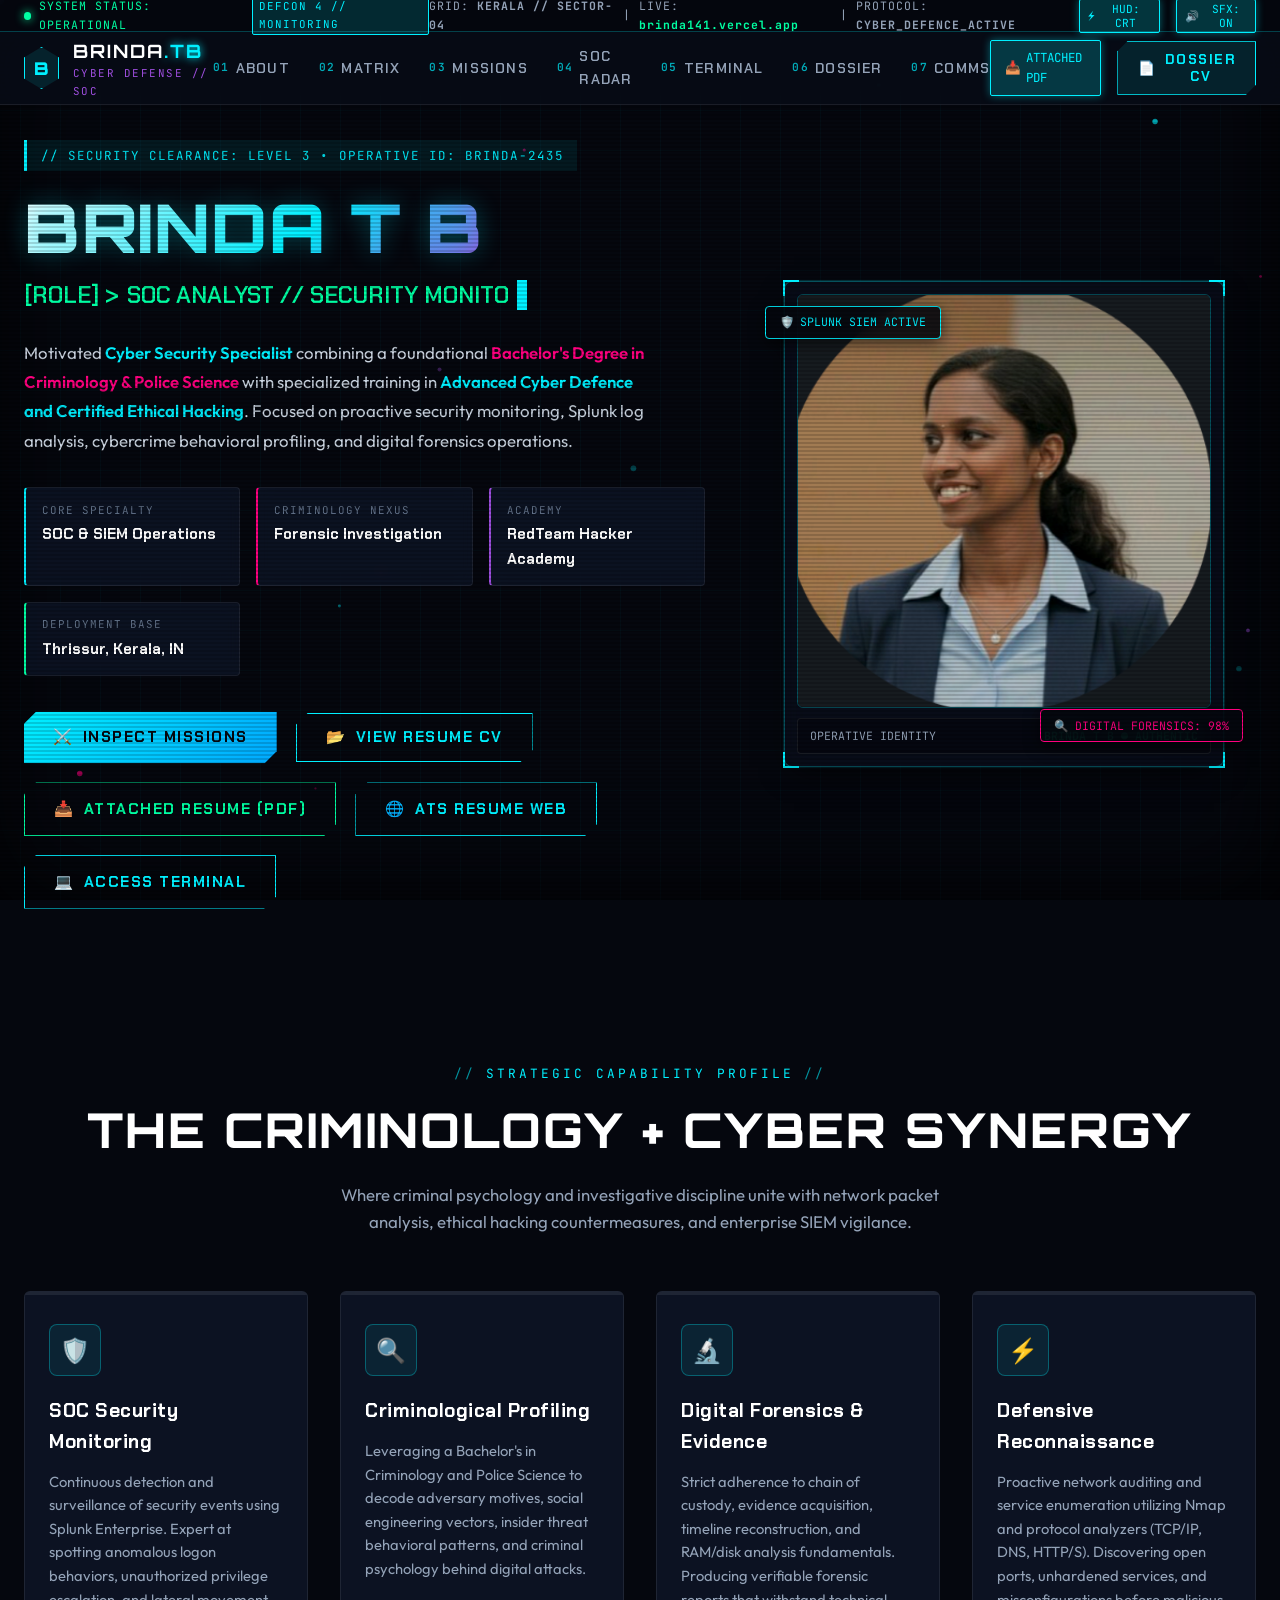
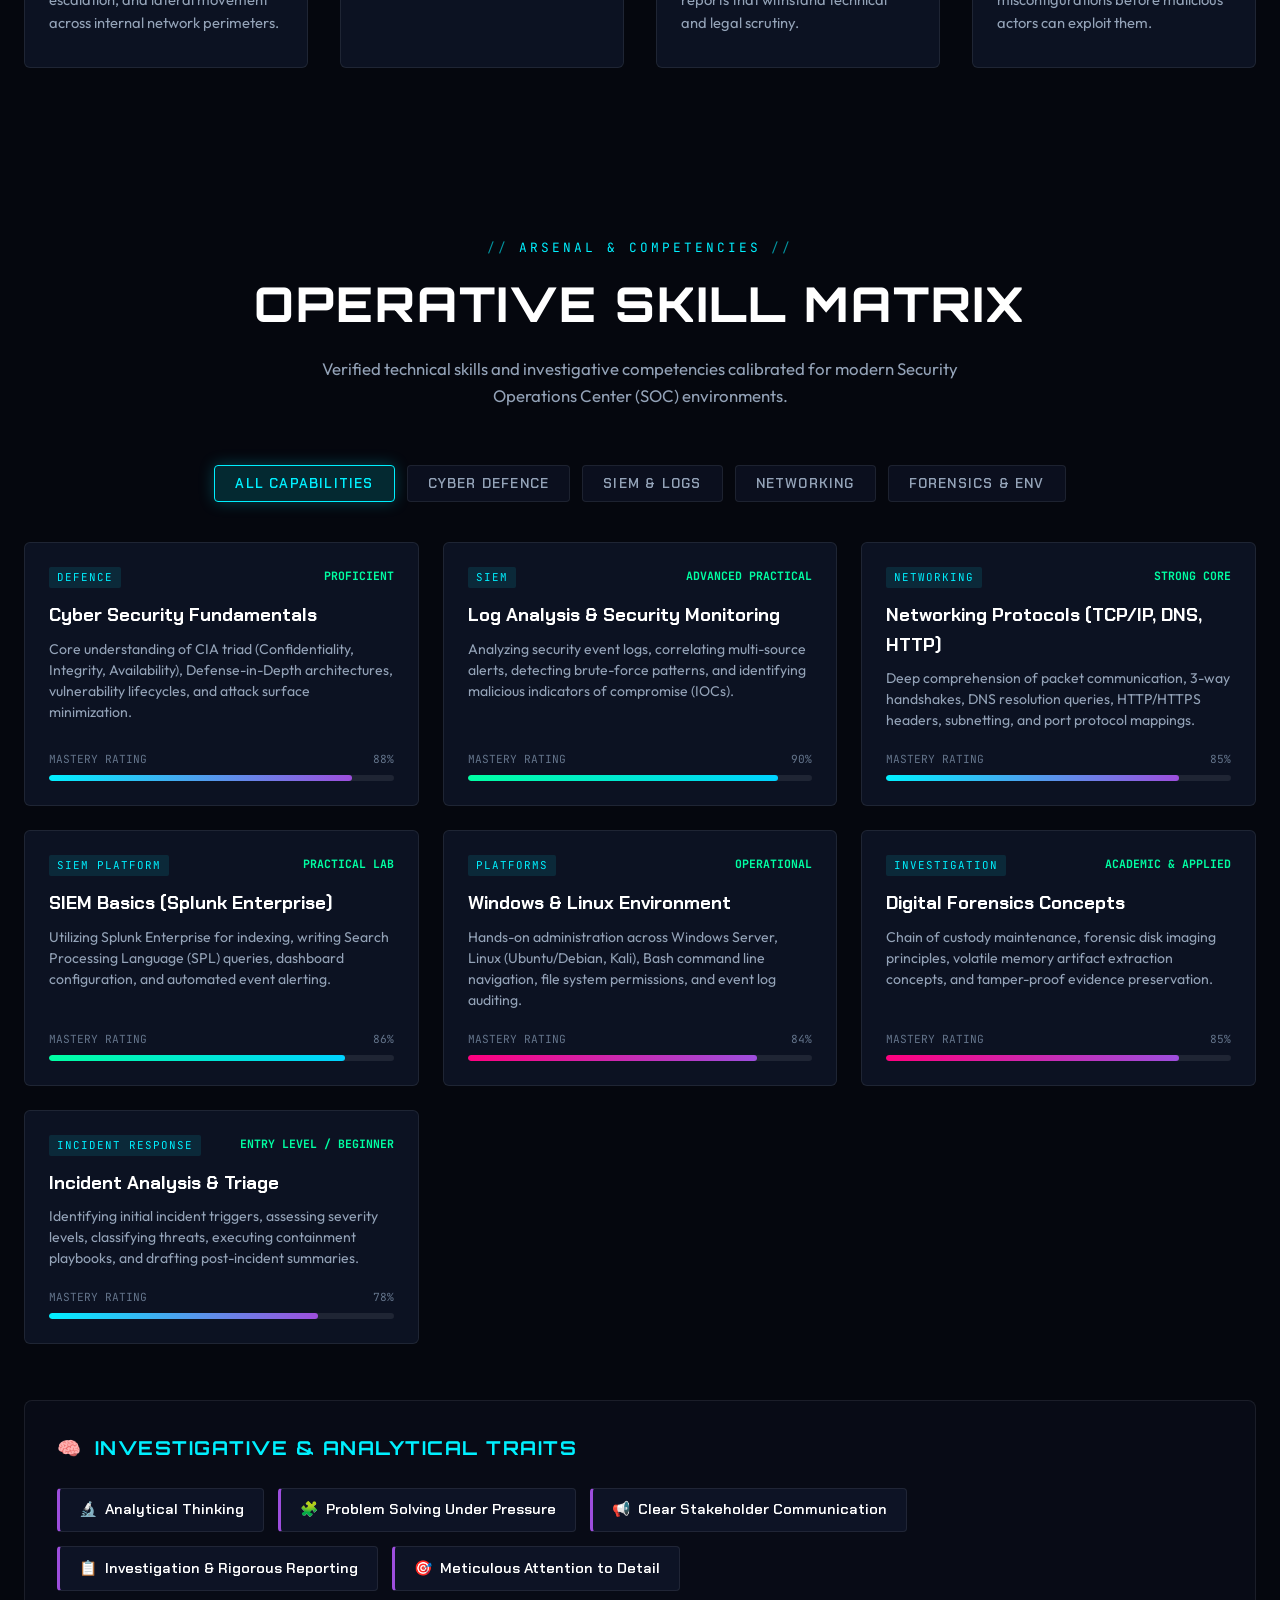
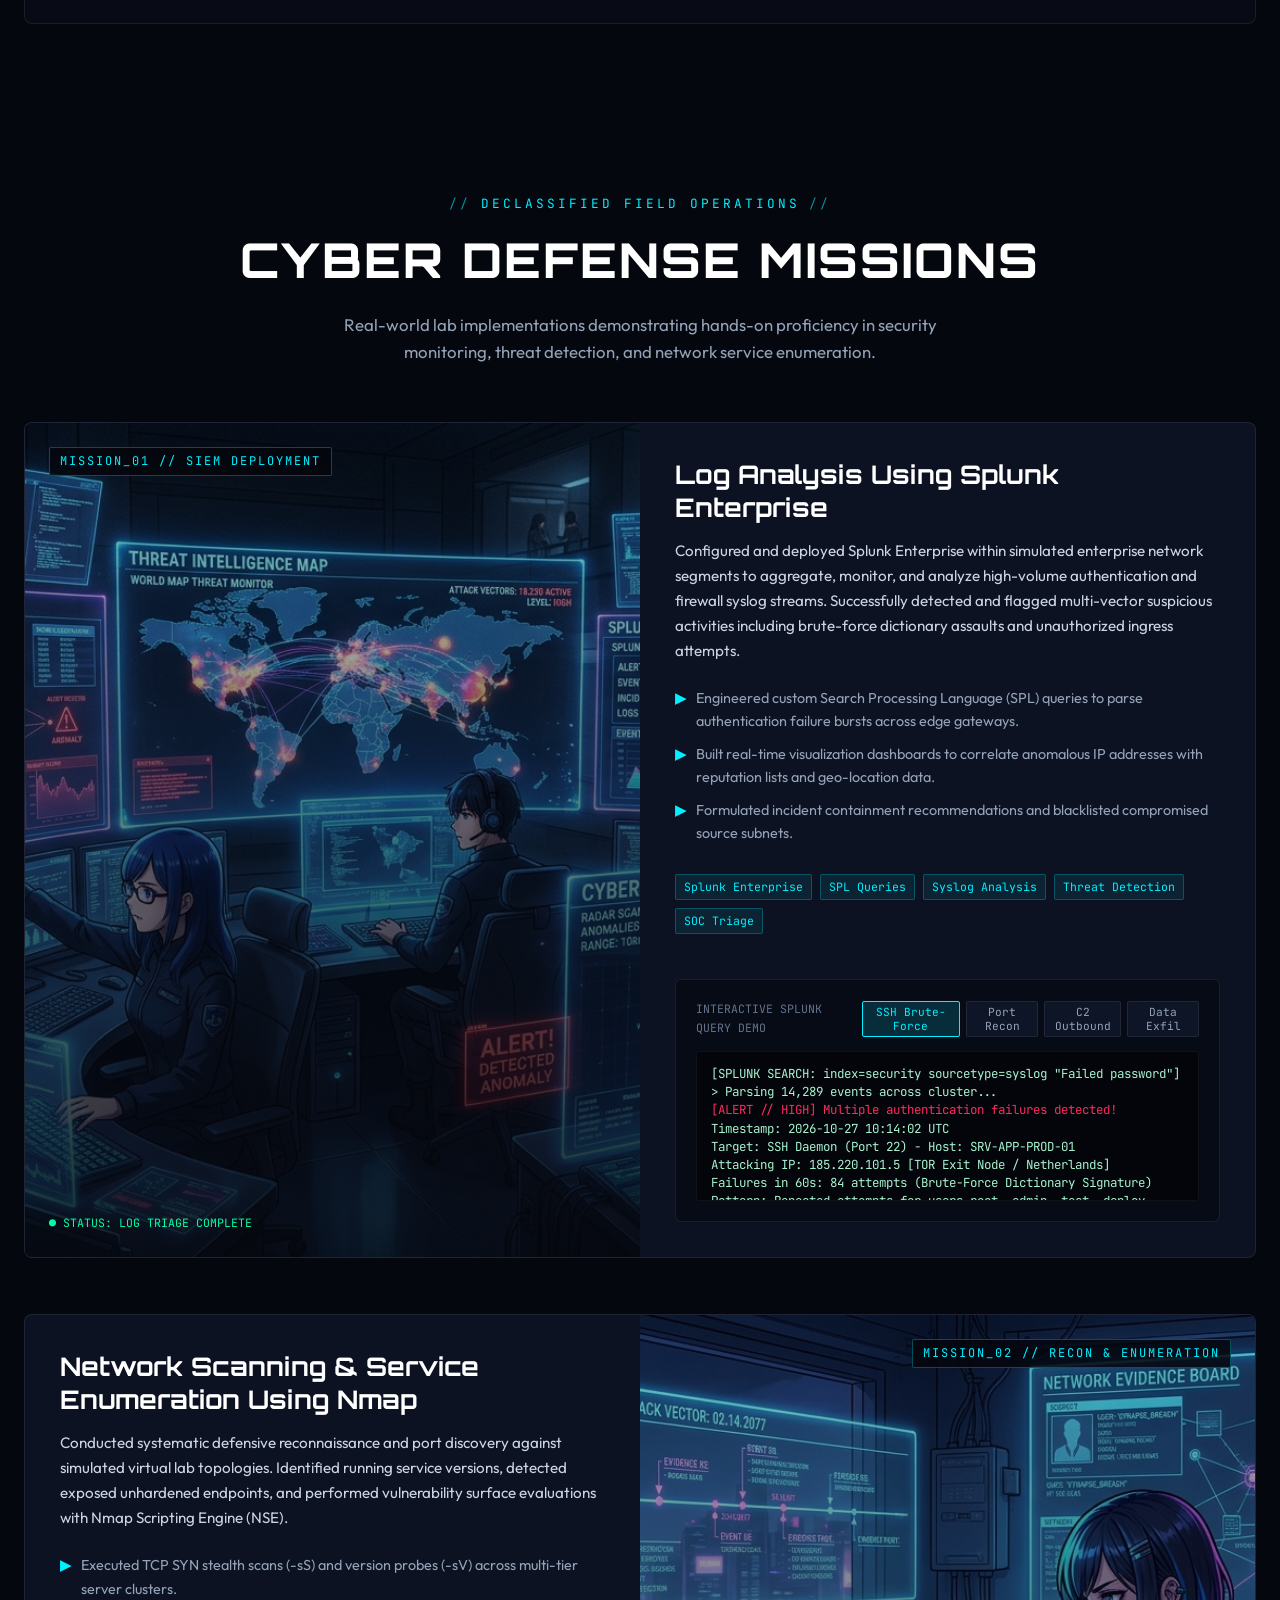
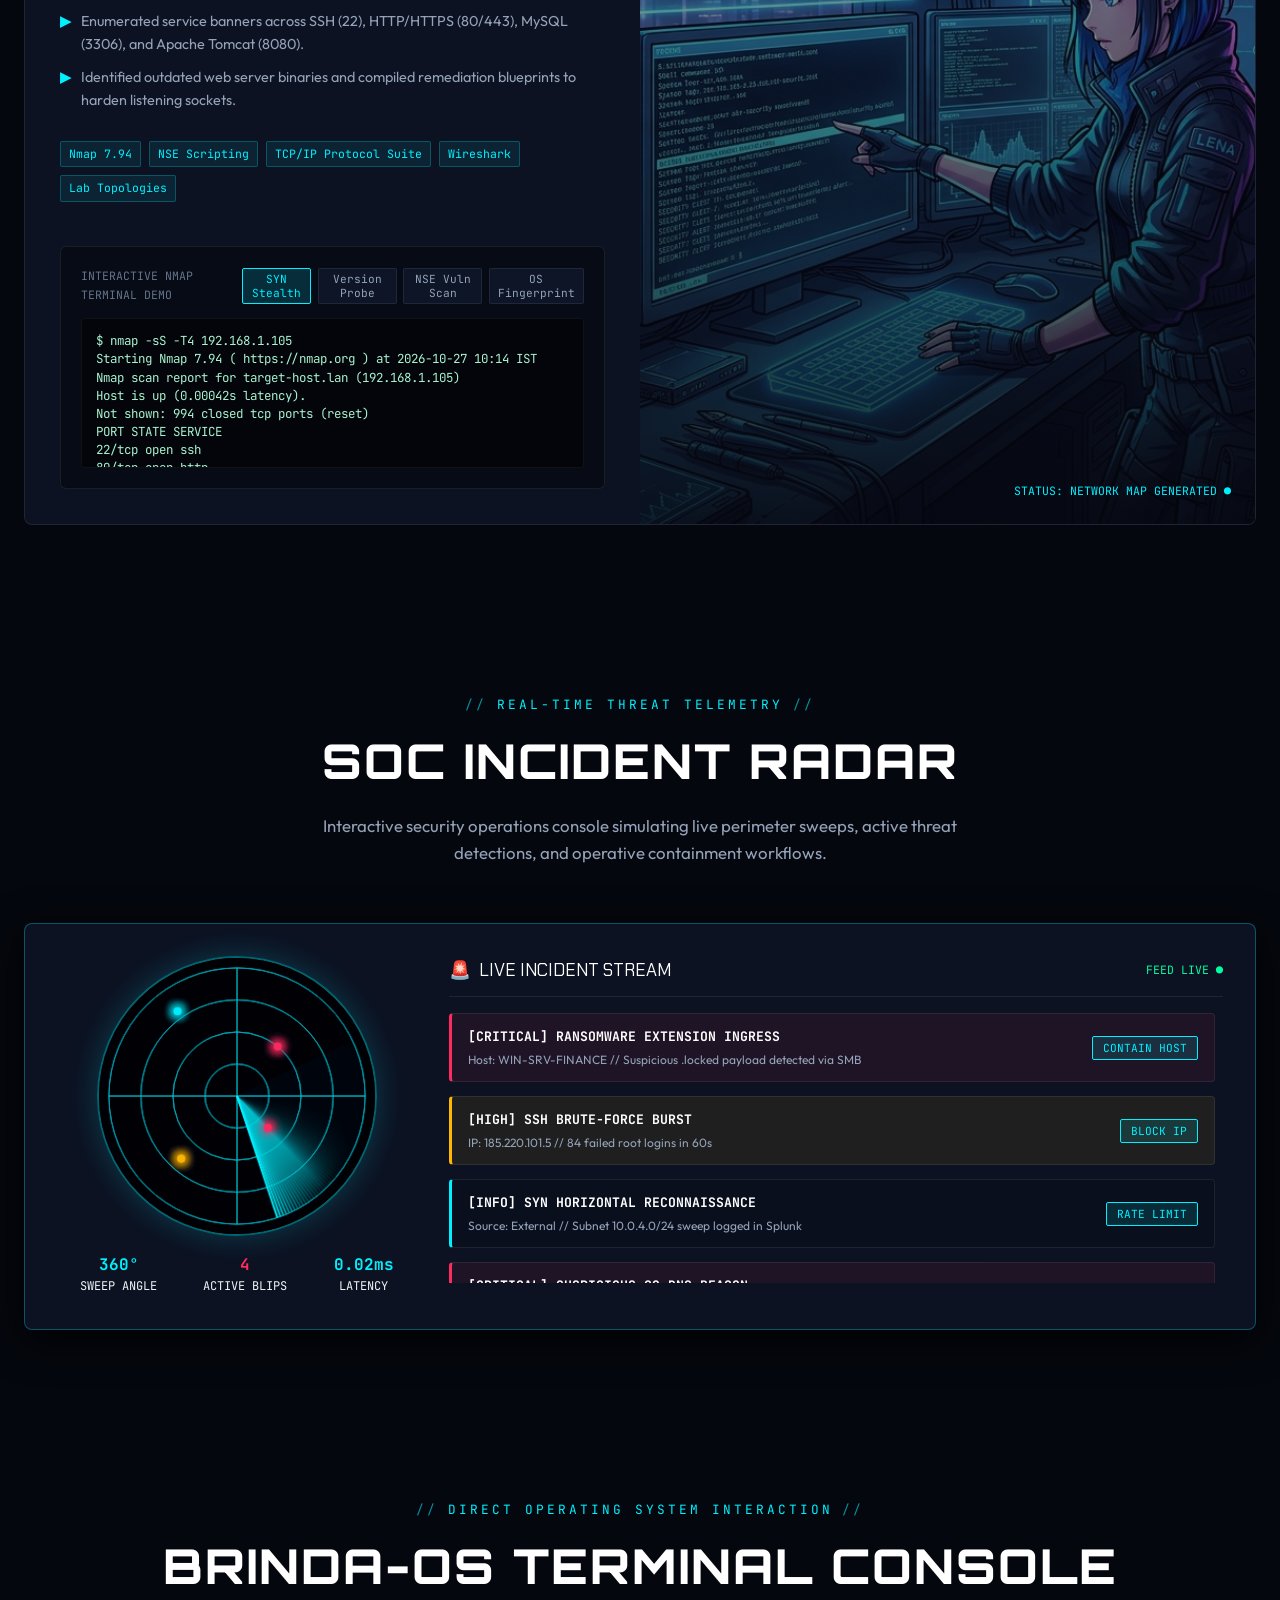
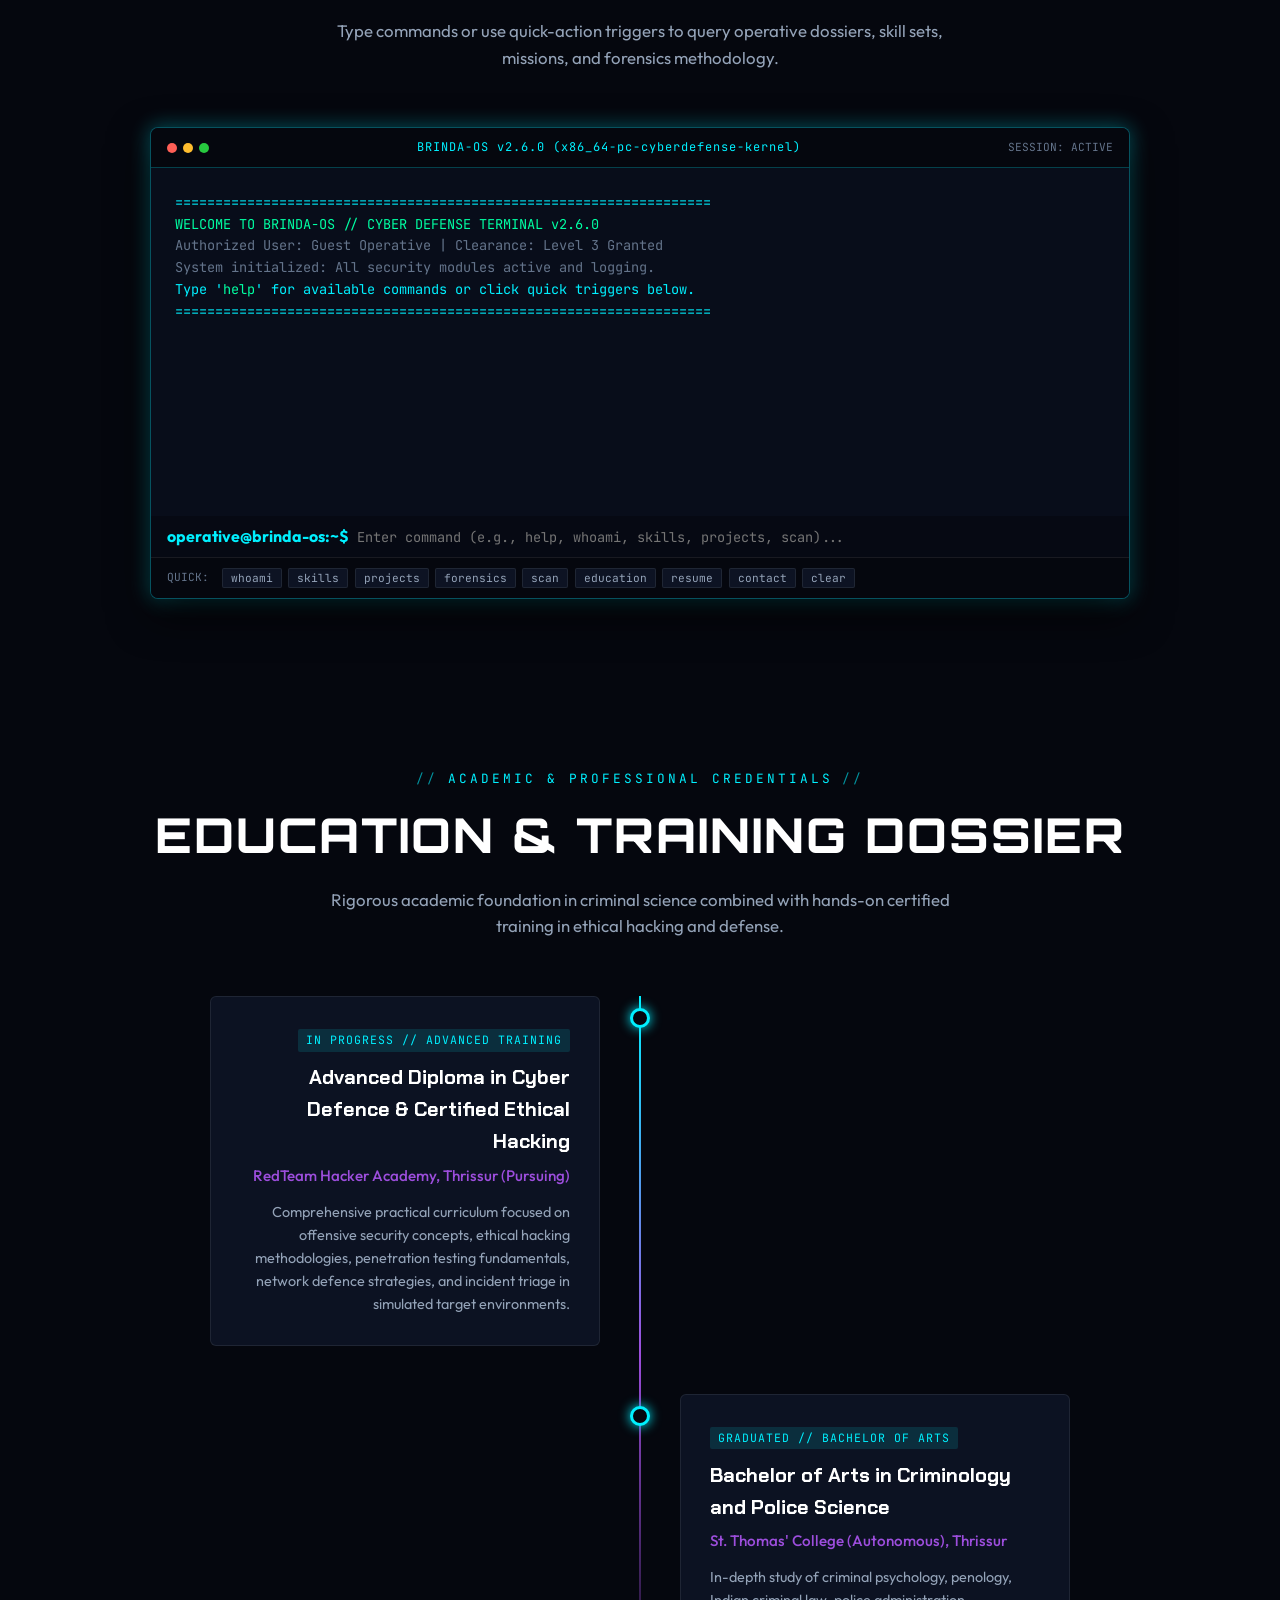
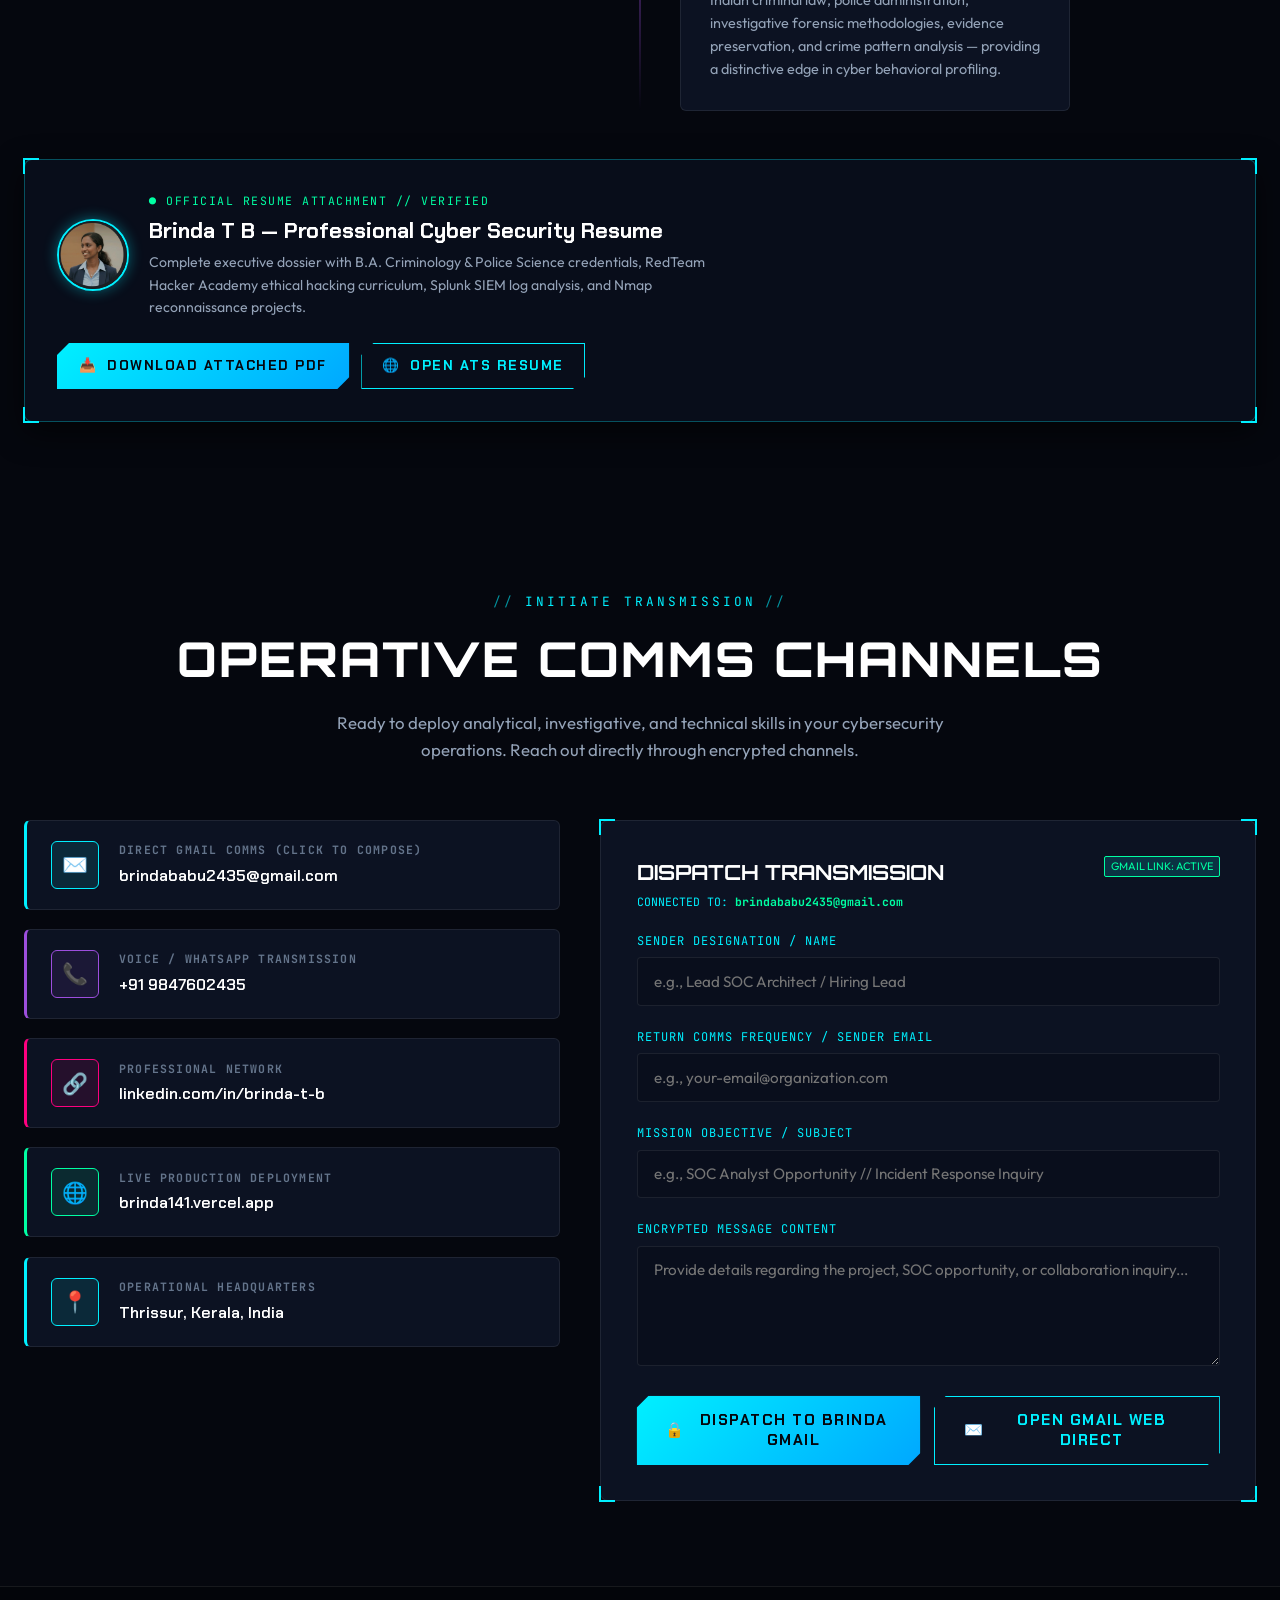
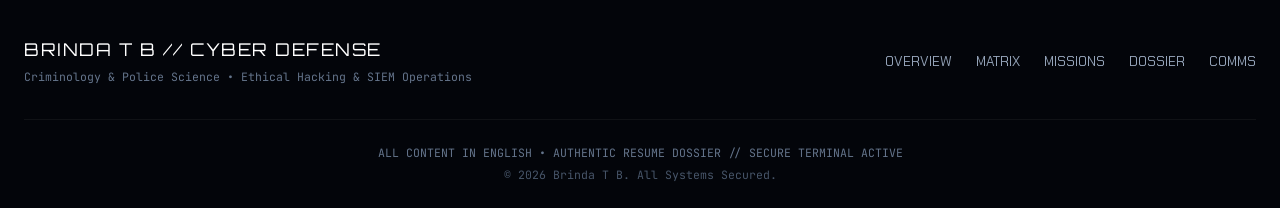
<file: index.html>
<!DOCTYPE html>
<html lang="en">
<head>
  <meta charset="UTF-8">
  <meta name="viewport" content="width=device-width, initial-scale=1.0">
  <title>BRINDA T B // Cyber Security Specialist & Forensics Operative</title>
  <meta name="description" content="Portfolio of Brinda T B - Cyber Security Enthusiast, SOC Analyst, Certified Ethical Hacker in training, with a Bachelor's in Criminology & Police Science.">
  <meta name="keywords" content="Brinda T B, Cybersecurity, SOC Analyst, Ethical Hacking, Splunk SIEM, Digital Forensics, Criminology, RedTeam Hacker Academy">
  <link rel="stylesheet" href="css/style.css">
</head>
<body>

  <!-- Background Canvas for Floating Cyber Particles -->
  <canvas id="particles-canvas"></canvas>

  <!-- Cyber Grid Background Overlay -->
  <div class="cyber-grid-overlay"></div>

  <!-- Scanlines Overlay (Toggleable CRT Anime Effect) -->
  <div id="scanlineOverlay" class="scanlines"></div>

  <!-- Vignette -->
  <div class="cyber-vignette"></div>

  <!-- ===================================================================
       TOP SYSTEM STATUS TICKER
       =================================================================== -->
  <div class="system-ticker-bar">
    <div class="ticker-left">
      <div class="status-beacon">
        <span class="pulse-dot"></span>
        <span>SYSTEM STATUS: OPERATIONAL</span>
      </div>
      <span class="defcon-badge">DEFCON 4 // MONITORING</span>
    </div>

    <div class="ticker-center">
      <span>GRID: <strong>KERALA // SECTOR-04</strong></span>
      <span>|</span>
      <span>LIVE: <a href="https://brinda141.vercel.app/" target="_blank" rel="noopener noreferrer" style="color: #00ffa3; text-decoration: none;"><strong>brinda141.vercel.app</strong></a></span>
      <span>|</span>
      <span>PROTOCOL: <strong>CYBER_DEFENCE_ACTIVE</strong></span>
    </div>

    <div class="ticker-right">
      <button id="scanlinesToggleBtn" class="hud-control-btn active" title="Toggle CRT Screen Scanlines">
        <span>⚡</span>
        <span class="scan-status-text">HUD: CRT</span>
      </button>
      <button id="audioToggleBtn" class="hud-control-btn active" title="Toggle Cyber Audio Feedback">
        <span>🔊</span>
        <span class="audio-status-text">SFX: ON</span>
      </button>
    </div>
  </div>

  <!-- ===================================================================
       HEADER NAVIGATION
       =================================================================== -->
  <header class="site-header">
    <div class="container nav-container">
      <a href="#hero" class="brand-logo">
        <div class="cyber-shield-icon">
          <span class="shield-glyph">B</span>
        </div>
        <div class="brand-info">
          <span class="brand-name">BRINDA<span class="accent">.TB</span></span>
          <span class="brand-role">CYBER DEFENSE // SOC</span>
        </div>
      </a>

      <!-- Desktop Navigation Menu -->
      <nav>
        <ul class="nav-menu">
          <li><a href="#about" class="nav-link"><span class="nav-num">01</span> ABOUT</a></li>
          <li><a href="#skills" class="nav-link"><span class="nav-num">02</span> MATRIX</a></li>
          <li><a href="#projects" class="nav-link"><span class="nav-num">03</span> MISSIONS</a></li>
          <li><a href="#radar" class="nav-link"><span class="nav-num">04</span> SOC RADAR</a></li>
          <li><a href="#terminal" class="nav-link"><span class="nav-num">05</span> TERMINAL</a></li>
          <li><a href="#education" class="nav-link"><span class="nav-num">06</span> DOSSIER</a></li>
          <li><a href="#contact" class="nav-link"><span class="nav-num">07</span> COMMS</a></li>
        </ul>
      </nav>

      <!-- Actions -->
      <div class="nav-actions">
        <a href="assets/Brinda_TB_Resume.pdf" download="Brinda_TB_Resume.pdf" class="hud-control-btn active" style="padding: 0.45rem 0.85rem; font-size: 0.78rem; text-decoration: none;" title="Download Official Attached PDF Resume">
          <span>📥</span>
          <span>ATTACHED PDF</span>
        </a>

        <button id="openResumeBtn" class="cv-download-btn">
          <span>📄</span>
          <span>DOSSIER CV</span>
        </button>

        <button id="mobileToggle" class="mobile-toggle" aria-label="Toggle Navigation Menu">
          <span></span>
          <span></span>
          <span></span>
        </button>
      </div>
    </div>
  </header>

  <!-- Mobile Drawer Menu -->
  <div id="mobileNavDrawer" class="mobile-nav-drawer">
    <div class="mobile-nav-header">
      <span class="brand-role">SECURE NAVIGATION //</span>
    </div>
    <ul class="mobile-nav-list">
      <li><a href="#about" class="nav-link mobile-nav-link"><span class="nav-num">01</span> ABOUT DOSSIER</a></li>
      <li><a href="#skills" class="nav-link mobile-nav-link"><span class="nav-num">02</span> SKILL MATRIX</a></li>
      <li><a href="#projects" class="nav-link mobile-nav-link"><span class="nav-num">03</span> MISSIONS & PROJECTS</a></li>
      <li><a href="#radar" class="nav-link mobile-nav-link"><span class="nav-num">04</span> SOC RADAR</a></li>
      <li><a href="#terminal" class="nav-link mobile-nav-link"><span class="nav-num">05</span> BRINDA-OS TERMINAL</a></li>
      <li><a href="#education" class="nav-link mobile-nav-link"><span class="nav-num">06</span> EDUCATION</a></li>
      <li><a href="#contact" class="nav-link mobile-nav-link"><span class="nav-num">07</span> ENCRYPTED COMMS</a></li>
    </ul>
  </div>

  <!-- ===================================================================
       HERO SECTION: OPERATIVE DOSSIER
       =================================================================== -->
  <section id="hero" class="hero-section">
    <div class="container hero-grid">
      
      <!-- Left Hero Column -->
      <div class="hero-content">
        <div class="operative-tag">
          <span>// SECURITY CLEARANCE: LEVEL 3</span>
          <span>•</span>
          <span>OPERATIVE ID: BRINDA-2435</span>
        </div>

        <h1 class="hero-title">
          <span class="glow-name">BRINDA T B</span>
        </h1>

        <div class="hero-subtitle-container">
          <span>[ROLE] &gt;</span>
          <span id="typewriter-text"></span>
          <span class="typed-cursor"></span>
        </div>

        <p class="hero-summary">
          Motivated <span class="highlight">Cyber Security Specialist</span> combining a foundational <span class="highlight-crim">Bachelor's Degree in Criminology & Police Science</span> with specialized training in <span class="highlight">Advanced Cyber Defence and Certified Ethical Hacking</span>. Focused on proactive security monitoring, Splunk log analysis, cybercrime behavioral profiling, and digital forensics operations.
        </p>

        <!-- Key Telemetry Cards -->
        <div class="hero-intel-cards">
          <div class="intel-card">
            <div class="intel-label">CORE SPECIALTY</div>
            <div class="intel-value">SOC & SIEM Operations</div>
          </div>
          <div class="intel-card crimson">
            <div class="intel-label">CRIMINOLOGY NEXUS</div>
            <div class="intel-value">Forensic Investigation</div>
          </div>
          <div class="intel-card purple">
            <div class="intel-label">ACADEMY</div>
            <div class="intel-value">RedTeam Hacker Academy</div>
          </div>
          <div class="intel-card green">
            <div class="intel-label">DEPLOYMENT BASE</div>
            <div class="intel-value">Thrissur, Kerala, IN</div>
          </div>
        </div>

        <!-- Call to Action Buttons -->
        <div class="hero-cta-group">
          <a href="#projects" class="btn-cyber-primary">
            <span>⚔️</span>
            <span>INSPECT MISSIONS</span>
          </a>
          <button id="heroResumeBtn" class="btn-cyber-outline">
            <span>📂</span>
            <span>VIEW RESUME CV</span>
          </button>
          <a href="assets/Brinda_TB_Resume.pdf" download="Brinda_TB_Resume.pdf" class="btn-cyber-outline" style="border-color: #00ffa3; color: #00ffa3;" title="Download Official Attached PDF Resume">
            <span>📥</span>
            <span>ATTACHED RESUME (PDF)</span>
          </a>
          <a href="resume.html" target="_blank" rel="noopener noreferrer" class="btn-cyber-outline" title="Open Standalone Executive ATS Resume">
            <span>🌐</span>
            <span>ATS RESUME WEB</span>
          </a>
          <a href="#terminal" class="btn-cyber-outline">
            <span>💻</span>
            <span>ACCESS TERMINAL</span>
          </a>
        </div>
      </div>

      <!-- Right Hero Column: Cyber Anime Operative Hologram Frame -->
      <div class="hero-avatar-wrapper">
        <div class="avatar-hud-frame">
          <!-- Tactical Corner Brackets -->
          <div class="corner-bracket top-left"></div>
          <div class="corner-bracket top-right"></div>
          <div class="corner-bracket bottom-left"></div>
          <div class="corner-bracket bottom-right"></div>

          <!-- Floating Holographic Badge Tags -->
          <div class="hud-tag hud-tag-top">
            <span>🛡️</span>
            <span>SPLUNK SIEM ACTIVE</span>
          </div>

          <div class="hud-tag hud-tag-bottom">
            <span>🔍</span>
            <span>DIGITAL FORENSICS: 98%</span>
          </div>

          <div class="avatar-image-container">
            <img src="assets/brinda-real.png" alt="Brinda T B - Cyber Security Specialist" class="avatar-img real-photo">
          </div>

          <!-- Avatar Telemetry Sub-bar -->
          <div class="avatar-telemetry-bar">
            <span>OPERATIVE IDENTITY</span>
            <span class="val-green">BRINDA T B ● AUTHENTIC</span>
          </div>
        </div>
      </div>

    </div>
  </section>

  <!-- ===================================================================
       OPERATIVE SYNERGY / ABOUT SECTION
       =================================================================== -->
  <section id="about" class="about-section">
    <div class="container">
      <div class="section-header">
        <div class="section-pre-title">STRATEGIC CAPABILITY PROFILE</div>
        <h2 class="section-title">THE CRIMINOLOGY + CYBER SYNERGY</h2>
        <p class="section-subtitle">
          Where criminal psychology and investigative discipline unite with network packet analysis, ethical hacking countermeasures, and enterprise SIEM vigilance.
        </p>
      </div>

      <div class="synergy-grid">
        <!-- Card 1 -->
        <div class="synergy-card">
          <div class="synergy-icon">🛡️</div>
          <h3>SOC Security Monitoring</h3>
          <p>
            Continuous detection and surveillance of security events using Splunk Enterprise. Expert at spotting anomalous logon behaviors, unauthorized privilege escalation, and lateral movement across internal network perimeters.
          </p>
        </div>

        <!-- Card 2 -->
        <div class="synergy-card magenta">
          <div class="synergy-icon">🔍</div>
          <h3>Criminological Profiling</h3>
          <p>
            Leveraging a Bachelor's in Criminology and Police Science to decode adversary motives, social engineering vectors, insider threat behavioral patterns, and criminal psychology behind digital attacks.
          </p>
        </div>

        <!-- Card 3 -->
        <div class="synergy-card">
          <div class="synergy-icon">🔬</div>
          <h3>Digital Forensics & Evidence</h3>
          <p>
            Strict adherence to chain of custody, evidence acquisition, timeline reconstruction, and RAM/disk analysis fundamentals. Producing verifiable forensic reports that withstand technical and legal scrutiny.
          </p>
        </div>

        <!-- Card 4 -->
        <div class="synergy-card magenta">
          <div class="synergy-icon">⚡</div>
          <h3>Defensive Reconnaissance</h3>
          <p>
            Proactive network auditing and service enumeration utilizing Nmap and protocol analyzers (TCP/IP, DNS, HTTP/S). Discovering open ports, unhardened services, and misconfigurations before malicious actors can exploit them.
          </p>
        </div>
      </div>
    </div>
  </section>

  <!-- ===================================================================
       SKILL MATRIX SECTION
       =================================================================== -->
  <section id="skills" class="skills-section">
    <div class="container">
      <div class="section-header">
        <div class="section-pre-title">ARSENAL & COMPETENCIES</div>
        <h2 class="section-title">OPERATIVE SKILL MATRIX</h2>
        <p class="section-subtitle">
          Verified technical skills and investigative competencies calibrated for modern Security Operations Center (SOC) environments.
        </p>
      </div>

      <!-- Category Filter Tabs -->
      <div class="skills-tabs">
        <button class="skill-tab-btn active" data-category="all">ALL CAPABILITIES</button>
        <button class="skill-tab-btn" data-category="defence">CYBER DEFENCE</button>
        <button class="skill-tab-btn" data-category="siem">SIEM & LOGS</button>
        <button class="skill-tab-btn" data-category="network">NETWORKING</button>
        <button class="skill-tab-btn" data-category="forensics">FORENSICS & ENV</button>
      </div>

      <!-- Skills Matrix Grid -->
      <div class="skills-matrix-grid">
        
        <!-- Skill 1 -->
        <div class="skill-hud-card" data-category="defence">
          <div class="skill-card-top">
            <span class="skill-category-pill">DEFENCE</span>
            <span class="skill-level-badge">PROFICIENT</span>
          </div>
          <h3 class="skill-name">Cyber Security Fundamentals</h3>
          <p class="skill-desc">
            Core understanding of CIA triad (Confidentiality, Integrity, Availability), Defense-in-Depth architectures, vulnerability lifecycles, and attack surface minimization.
          </p>
          <div class="skill-bar-wrapper">
            <div class="skill-bar-header">
              <span>MASTERY RATING</span>
              <span>88%</span>
            </div>
            <div class="skill-progress-track">
              <div class="skill-progress-fill" style="width: 88%;"></div>
            </div>
          </div>
        </div>

        <!-- Skill 2 -->
        <div class="skill-hud-card" data-category="siem">
          <div class="skill-card-top">
            <span class="skill-category-pill">SIEM</span>
            <span class="skill-level-badge">ADVANCED PRACTICAL</span>
          </div>
          <h3 class="skill-name">Log Analysis & Security Monitoring</h3>
          <p class="skill-desc">
            Analyzing security event logs, correlating multi-source alerts, detecting brute-force patterns, and identifying malicious indicators of compromise (IOCs).
          </p>
          <div class="skill-bar-wrapper">
            <div class="skill-bar-header">
              <span>MASTERY RATING</span>
              <span>90%</span>
            </div>
            <div class="skill-progress-track">
              <div class="skill-progress-fill green" style="width: 90%;"></div>
            </div>
          </div>
        </div>

        <!-- Skill 3 -->
        <div class="skill-hud-card" data-category="network">
          <div class="skill-card-top">
            <span class="skill-category-pill">NETWORKING</span>
            <span class="skill-level-badge">STRONG CORE</span>
          </div>
          <h3 class="skill-name">Networking Protocols (TCP/IP, DNS, HTTP)</h3>
          <p class="skill-desc">
            Deep comprehension of packet communication, 3-way handshakes, DNS resolution queries, HTTP/HTTPS headers, subnetting, and port protocol mappings.
          </p>
          <div class="skill-bar-wrapper">
            <div class="skill-bar-header">
              <span>MASTERY RATING</span>
              <span>85%</span>
            </div>
            <div class="skill-progress-track">
              <div class="skill-progress-fill" style="width: 85%;"></div>
            </div>
          </div>
        </div>

        <!-- Skill 4 -->
        <div class="skill-hud-card" data-category="siem">
          <div class="skill-card-top">
            <span class="skill-category-pill">SIEM PLATFORM</span>
            <span class="skill-level-badge">PRACTICAL LAB</span>
          </div>
          <h3 class="skill-name">SIEM Basics (Splunk Enterprise)</h3>
          <p class="skill-desc">
            Utilizing Splunk Enterprise for indexing, writing Search Processing Language (SPL) queries, dashboard configuration, and automated event alerting.
          </p>
          <div class="skill-bar-wrapper">
            <div class="skill-bar-header">
              <span>MASTERY RATING</span>
              <span>86%</span>
            </div>
            <div class="skill-progress-track">
              <div class="skill-progress-fill green" style="width: 86%;"></div>
            </div>
          </div>
        </div>

        <!-- Skill 5 -->
        <div class="skill-hud-card" data-category="forensics">
          <div class="skill-card-top">
            <span class="skill-category-pill">PLATFORMS</span>
            <span class="skill-level-badge">OPERATIONAL</span>
          </div>
          <h3 class="skill-name">Windows & Linux Environment</h3>
          <p class="skill-desc">
            Hands-on administration across Windows Server, Linux (Ubuntu/Debian, Kali), Bash command line navigation, file system permissions, and event log auditing.
          </p>
          <div class="skill-bar-wrapper">
            <div class="skill-bar-header">
              <span>MASTERY RATING</span>
              <span>84%</span>
            </div>
            <div class="skill-progress-track">
              <div class="skill-progress-fill magenta" style="width: 84%;"></div>
            </div>
          </div>
        </div>

        <!-- Skill 6 -->
        <div class="skill-hud-card" data-category="forensics">
          <div class="skill-card-top">
            <span class="skill-category-pill">INVESTIGATION</span>
            <span class="skill-level-badge">ACADEMIC & APPLIED</span>
          </div>
          <h3 class="skill-name">Digital Forensics Concepts</h3>
          <p class="skill-desc">
            Chain of custody maintenance, forensic disk imaging principles, volatile memory artifact extraction concepts, and tamper-proof evidence preservation.
          </p>
          <div class="skill-bar-wrapper">
            <div class="skill-bar-header">
              <span>MASTERY RATING</span>
              <span>85%</span>
            </div>
            <div class="skill-progress-track">
              <div class="skill-progress-fill magenta" style="width: 85%;"></div>
            </div>
          </div>
        </div>

        <!-- Skill 7 -->
        <div class="skill-hud-card" data-category="defence">
          <div class="skill-card-top">
            <span class="skill-category-pill">INCIDENT RESPONSE</span>
            <span class="skill-level-badge">ENTRY LEVEL / BEGINNER</span>
          </div>
          <h3 class="skill-name">Incident Analysis & Triage</h3>
          <p class="skill-desc">
            Identifying initial incident triggers, assessing severity levels, classifying threats, executing containment playbooks, and drafting post-incident summaries.
          </p>
          <div class="skill-bar-wrapper">
            <div class="skill-bar-header">
              <span>MASTERY RATING</span>
              <span>78%</span>
            </div>
            <div class="skill-progress-track">
              <div class="skill-progress-fill" style="width: 78%;"></div>
            </div>
          </div>
        </div>

      </div>

      <!-- Soft & Investigative Skills Section -->
      <div class="soft-skills-container">
        <h3 class="soft-skills-title">
          <span>🧠</span>
          <span>INVESTIGATIVE & ANALYTICAL TRAITS</span>
        </h3>
        <div class="soft-skills-pills">
          <div class="soft-pill">
            <span>🔬</span>
            <span>Analytical Thinking</span>
          </div>
          <div class="soft-pill">
            <span>🧩</span>
            <span>Problem Solving Under Pressure</span>
          </div>
          <div class="soft-pill">
            <span>📢</span>
            <span>Clear Stakeholder Communication</span>
          </div>
          <div class="soft-pill">
            <span>📋</span>
            <span>Investigation & Rigorous Reporting</span>
          </div>
          <div class="soft-pill">
            <span>🎯</span>
            <span>Meticulous Attention to Detail</span>
          </div>
        </div>
      </div>

    </div>
  </section>

  <!-- ===================================================================
       MISSION PROJECTS SHOWCASE
       =================================================================== -->
  <section id="projects" class="projects-section">
    <div class="container">
      <div class="section-header">
        <div class="section-pre-title">DECLASSIFIED FIELD OPERATIONS</div>
        <h2 class="section-title">CYBER DEFENSE MISSIONS</h2>
        <p class="section-subtitle">
          Real-world lab implementations demonstrating hands-on proficiency in security monitoring, threat detection, and network service enumeration.
        </p>
      </div>

      <div class="projects-container">
        
        <!-- Mission 01: Splunk Enterprise Log Analysis -->
        <div class="project-feature-card">
          <div class="project-visual-side">
            <img src="assets/soc-command.jpg" alt="Splunk Enterprise SOC Command Room" class="project-banner-img">
            <div class="project-visual-overlay">
              <span class="project-mission-id">MISSION_01 // SIEM DEPLOYMENT</span>
              <div class="project-status-tag" style="font-family: var(--font-mono); font-size: 0.72rem; color: #00ffa3;">
                ● STATUS: LOG TRIAGE COMPLETE
              </div>
            </div>
          </div>

          <div class="project-info">
            <div>
              <h3 class="project-title">Log Analysis Using Splunk Enterprise</h3>
              <p class="project-summary">
                Configured and deployed Splunk Enterprise within simulated enterprise network segments to aggregate, monitor, and analyze high-volume authentication and firewall syslog streams. Successfully detected and flagged multi-vector suspicious activities including brute-force dictionary assaults and unauthorized ingress attempts.
              </p>

              <ul class="project-highlights-list">
                <li>
                  <span class="bullet">▶</span>
                  <span>Engineered custom Search Processing Language (SPL) queries to parse authentication failure bursts across edge gateways.</span>
                </li>
                <li>
                  <span class="bullet">▶</span>
                  <span>Built real-time visualization dashboards to correlate anomalous IP addresses with reputation lists and geo-location data.</span>
                </li>
                <li>
                  <span class="bullet">▶</span>
                  <span>Formulated incident containment recommendations and blacklisted compromised source subnets.</span>
                </li>
              </ul>

              <div class="project-tech-stack">
                <span class="tech-tag">Splunk Enterprise</span>
                <span class="tech-tag">SPL Queries</span>
                <span class="tech-tag">Syslog Analysis</span>
                <span class="tech-tag">Threat Detection</span>
                <span class="tech-tag">SOC Triage</span>
              </div>
            </div>

            <!-- Embedded Interactive Splunk Console -->
            <div class="project-simulator-box">
              <div class="sim-header">
                <span>INTERACTIVE SPLUNK QUERY DEMO</span>
                <div class="sim-tabs">
                  <button class="sim-btn sim-btn-splunk active" data-query="ssh_failed">SSH Brute-Force</button>
                  <button class="sim-btn sim-btn-splunk" data-query="port_scan">Port Recon</button>
                  <button class="sim-btn sim-btn-splunk" data-query="malicious_ip">C2 Outbound</button>
                  <button class="sim-btn sim-btn-splunk" data-query="exfil_data">Data Exfil</button>
                </div>
              </div>
              <div id="splunkConsoleOutput" class="sim-console-output">
                [SPLUNK SEARCH: index=security sourcetype=syslog "Failed password"]<br>
                &gt; Parsing 14,289 events across cluster...<br>
                <span style="color:#ff2a5f;">[ALERT // HIGH] Multiple authentication failures detected!</span><br>
                Timestamp: 2026-10-27 10:14:02 UTC<br>
                Target: SSH Daemon (Port 22) - Host: SRV-APP-PROD-01<br>
                Attacking IP: 185.220.101.5 [TOR Exit Node / Netherlands]<br>
                Failures in 60s: 84 attempts (Brute-Force Dictionary Signature)<br>
                Pattern: Repeated attempts for users root, admin, test, deploy<br>
                ACTION TAKEN: Automated iptables null-route applied for IP 185.220.101.5
              </div>
            </div>
          </div>
        </div>

        <!-- Mission 02: Nmap Network Scanning & Enumeration -->
        <div class="project-feature-card reverse">
          <div class="project-visual-side">
            <img src="assets/forensics.jpg" alt="Digital Forensics and Network Reconnaissance Lab" class="project-banner-img">
            <div class="project-visual-overlay">
              <span class="project-mission-id">MISSION_02 // RECON & ENUMERATION</span>
              <div class="project-status-tag" style="font-family: var(--font-mono); font-size: 0.72rem; color: #00f0ff;">
                ● STATUS: NETWORK MAP GENERATED
              </div>
            </div>
          </div>

          <div class="project-info">
            <div>
              <h3 class="project-title">Network Scanning & Service Enumeration Using Nmap</h3>
              <p class="project-summary">
                Conducted systematic defensive reconnaissance and port discovery against simulated virtual lab topologies. Identified running service versions, detected exposed unhardened endpoints, and performed vulnerability surface evaluations with Nmap Scripting Engine (NSE).
              </p>

              <ul class="project-highlights-list">
                <li>
                  <span class="bullet">▶</span>
                  <span>Executed TCP SYN stealth scans (-sS) and version probes (-sV) across multi-tier server clusters.</span>
                </li>
                <li>
                  <span class="bullet">▶</span>
                  <span>Enumerated service banners across SSH (22), HTTP/HTTPS (80/443), MySQL (3306), and Apache Tomcat (8080).</span>
                </li>
                <li>
                  <span class="bullet">▶</span>
                  <span>Identified outdated web server binaries and compiled remediation blueprints to harden listening sockets.</span>
                </li>
              </ul>

              <div class="project-tech-stack">
                <span class="tech-tag">Nmap 7.94</span>
                <span class="tech-tag">NSE Scripting</span>
                <span class="tech-tag">TCP/IP Protocol Suite</span>
                <span class="tech-tag">Wireshark</span>
                <span class="tech-tag">Lab Topologies</span>
              </div>
            </div>

            <!-- Embedded Interactive Nmap Console -->
            <div class="project-simulator-box">
              <div class="sim-header">
                <span>INTERACTIVE NMAP TERMINAL DEMO</span>
                <div class="sim-tabs">
                  <button class="sim-btn sim-btn-nmap active" data-scan="syn_scan">SYN Stealth</button>
                  <button class="sim-btn sim-btn-nmap" data-scan="version_scan">Version Probe</button>
                  <button class="sim-btn sim-btn-nmap" data-scan="vuln_scan">NSE Vuln Scan</button>
                  <button class="sim-btn sim-btn-nmap" data-scan="os_scan">OS Fingerprint</button>
                </div>
              </div>
              <div id="nmapConsoleOutput" class="sim-console-output">
                $ nmap -sS -T4 192.168.1.105<br>
                Starting Nmap 7.94 ( https://nmap.org ) at 2026-10-27 10:14 IST<br>
                Nmap scan report for target-host.lan (192.168.1.105)<br>
                Host is up (0.00042s latency).<br>
                Not shown: 994 closed tcp ports (reset)<br>
                PORT     STATE SERVICE<br>
                22/tcp   open  ssh<br>
                80/tcp   open  http<br>
                443/tcp  open  https<br>
                3306/tcp open  mysql<br>
                8080/tcp open  http-proxy<br>
                Nmap done: 1 IP address (1 host up) scanned in 1.48 seconds
              </div>
            </div>
          </div>
        </div>

      </div>
    </div>
  </section>

  <!-- ===================================================================
       LIVE SOC RADAR & THREAT SIMULATOR
       =================================================================== -->
  <section id="radar" class="radar-section">
    <div class="container">
      <div class="section-header">
        <div class="section-pre-title">REAL-TIME THREAT TELEMETRY</div>
        <h2 class="section-title">SOC INCIDENT RADAR</h2>
        <p class="section-subtitle">
          Interactive security operations console simulating live perimeter sweeps, active threat detections, and operative containment workflows.
        </p>
      </div>

      <div class="radar-soc-wrapper">
        
        <!-- Radar Display -->
        <div class="radar-display-column">
          <div class="radar-canvas-container">
            <canvas id="radarCanvas"></canvas>
          </div>
          <div class="radar-telemetry-stats">
            <div class="radar-stat-item">
              <div class="stat-num">360°</div>
              <div class="stat-label">SWEEP ANGLE</div>
            </div>
            <div class="radar-stat-item threat">
              <div class="stat-num">4</div>
              <div class="stat-label">ACTIVE BLIPS</div>
            </div>
            <div class="radar-stat-item">
              <div class="stat-num">0.02ms</div>
              <div class="stat-label">LATENCY</div>
            </div>
          </div>
        </div>

        <!-- Live Alert Feed & Triage Column -->
        <div class="soc-live-feed-column">
          <div class="feed-header">
            <div class="feed-title">
              <span>🚨</span>
              <span>LIVE INCIDENT STREAM</span>
            </div>
            <span style="font-family: var(--font-mono); font-size: 0.72rem; color: #00ffa3;">FEED LIVE ●</span>
          </div>

          <div class="live-alert-list">
            
            <div class="alert-row critical">
              <div class="alert-info">
                <h4>[CRITICAL] RANSOMWARE EXTENSION INGRESS</h4>
                <p>Host: WIN-SRV-FINANCE // Suspicious .locked payload detected via SMB</p>
              </div>
              <button class="triage-action-btn" data-action="Host Network Isolation">CONTAIN HOST</button>
            </div>

            <div class="alert-row warning">
              <div class="alert-info">
                <h4>[HIGH] SSH BRUTE-FORCE BURST</h4>
                <p>IP: 185.220.101.5 // 84 failed root logins in 60s</p>
              </div>
              <button class="triage-action-btn" data-action="Firewall Blacklist">BLOCK IP</button>
            </div>

            <div class="alert-row">
              <div class="alert-info">
                <h4>[INFO] SYN HORIZONTAL RECONNAISSANCE</h4>
                <p>Source: External // Subnet 10.0.4.0/24 sweep logged in Splunk</p>
              </div>
              <button class="triage-action-btn" data-action="Rate Limiting Applied">RATE LIMIT</button>
            </div>

            <div class="alert-row critical">
              <div class="alert-info">
                <h4>[CRITICAL] SUSPICIOUS C2 DNS BEACON</h4>
                <p>Endpoint: 10.0.2.14 -> c2-command-relay.darknet.top:8443</p>
              </div>
              <button class="triage-action-btn" data-action="DNS Sinkhole & Forensics Dump">SINKHOLE</button>
            </div>

          </div>
        </div>

      </div>
    </div>
  </section>

  <!-- ===================================================================
       INTERACTIVE CYBER TERMINAL (BRINDA-OS)
       =================================================================== -->
  <section id="terminal" class="terminal-section">
    <div class="container">
      <div class="section-header">
        <div class="section-pre-title">DIRECT OPERATING SYSTEM INTERACTION</div>
        <h2 class="section-title">BRINDA-OS TERMINAL CONSOLE</h2>
        <p class="section-subtitle">
          Type commands or use quick-action triggers to query operative dossiers, skill sets, missions, and forensics methodology.
        </p>
      </div>

      <div class="terminal-wrapper">
        <div class="terminal-top-bar">
          <div class="terminal-dots">
            <span class="terminal-dot red"></span>
            <span class="terminal-dot yellow"></span>
            <span class="terminal-dot green"></span>
          </div>
          <div class="terminal-header-title">
            BRINDA-OS v2.6.0 (x86_64-pc-cyberdefense-kernel)
          </div>
          <div style="font-family: var(--font-mono); font-size: 0.7rem; color: #64748b;">
            SESSION: ACTIVE
          </div>
        </div>

        <div id="terminalBody" class="terminal-body">
          <div class="term-output-line">
            <span class="term-cyan">===================================================================</span><br>
            <span class="term-green">WELCOME TO BRINDA-OS // CYBER DEFENSE TERMINAL v2.6.0</span><br>
            <span class="term-dim">Authorized User: Guest Operative | Clearance: Level 3 Granted</span><br>
            <span class="term-dim">System initialized: All security modules active and logging.</span><br>
            <span class="term-cyan">Type '<span class="term-green">help</span>' for available commands or click quick triggers below.</span><br>
            <span class="term-cyan">===================================================================</span>
          </div>
        </div>

        <div class="terminal-input-row" style="padding: 0.5rem 1rem; background: #060913;">
          <span class="term-prompt">operative@brinda-os:~$</span>
          <input type="text" id="termInput" placeholder="Enter command (e.g., help, whoami, skills, projects, scan)..." autocomplete="off" spellcheck="false">
        </div>

        <div class="terminal-quick-buttons">
          <span style="font-family: var(--font-mono); font-size: 0.7rem; color: #64748b; margin-right: 0.4rem;">QUICK:</span>
          <button class="quick-cmd-btn" data-cmd="whoami">whoami</button>
          <button class="quick-cmd-btn" data-cmd="skills">skills</button>
          <button class="quick-cmd-btn" data-cmd="projects">projects</button>
          <button class="quick-cmd-btn" data-cmd="forensics">forensics</button>
          <button class="quick-cmd-btn" data-cmd="scan">scan</button>
          <button class="quick-cmd-btn" data-cmd="education">education</button>
          <button class="quick-cmd-btn" data-cmd="resume">resume</button>
          <button class="quick-cmd-btn" data-cmd="contact">contact</button>
          <button class="quick-cmd-btn" data-cmd="clear">clear</button>
        </div>
      </div>
    </div>
  </section>

  <!-- ===================================================================
       EDUCATION & CREDENTIALS DOSSIER
       =================================================================== -->
  <section id="education" class="education-section">
    <div class="container">
      <div class="section-header">
        <div class="section-pre-title">ACADEMIC & PROFESSIONAL CREDENTIALS</div>
        <h2 class="section-title">EDUCATION & TRAINING DOSSIER</h2>
        <p class="section-subtitle">
          Rigorous academic foundation in criminal science combined with hands-on certified training in ethical hacking and defense.
        </p>
      </div>

      <div class="timeline-container">
        
        <!-- Timeline Item 1 -->
        <div class="timeline-item">
          <div class="timeline-marker"></div>
          <div class="timeline-card">
            <span class="timeline-badge">IN PROGRESS // ADVANCED TRAINING</span>
            <h3 class="timeline-degree">Advanced Diploma in Cyber Defence & Certified Ethical Hacking</h3>
            <div class="timeline-institution">RedTeam Hacker Academy, Thrissur (Pursuing)</div>
            <p class="timeline-desc">
              Comprehensive practical curriculum focused on offensive security concepts, ethical hacking methodologies, penetration testing fundamentals, network defence strategies, and incident triage in simulated target environments.
            </p>
          </div>
        </div>

        <!-- Timeline Item 2 -->
        <div class="timeline-item">
          <div class="timeline-marker"></div>
          <div class="timeline-card">
            <span class="timeline-badge">GRADUATED // BACHELOR OF ARTS</span>
            <h3 class="timeline-degree">Bachelor of Arts in Criminology and Police Science</h3>
            <div class="timeline-institution">St. Thomas' College (Autonomous), Thrissur</div>
            <p class="timeline-desc">
              In-depth study of criminal psychology, penology, Indian criminal law, police administration, investigative forensic methodologies, evidence preservation, and crime pattern analysis — providing a distinctive edge in cyber behavioral profiling.
            </p>
          </div>
        </div>

      </div>

      <!-- Attached Official Resume Showcase Card -->
      <div style="margin-top: 3rem; background: rgba(10, 15, 29, 0.85); border: 1px solid var(--border-cyan); border-radius: 8px; padding: 2rem; display: flex; align-items: center; justify-content: space-between; flex-wrap: wrap; gap: 1.5rem; box-shadow: 0 10px 30px rgba(0,0,0,0.6); position: relative;">
        <div class="corner-bracket top-left"></div>
        <div class="corner-bracket top-right"></div>
        <div class="corner-bracket bottom-left"></div>
        <div class="corner-bracket bottom-right"></div>

        <div style="display: flex; align-items: center; gap: 1.25rem; flex-wrap: wrap;">
          <img src="assets/brinda-real.png" alt="Brinda T B" style="width: 72px; height: 72px; border-radius: 50%; border: 2px solid var(--neon-cyan); object-fit: cover; box-shadow: 0 0 14px rgba(0,240,255,0.4); flex-shrink: 0;">
          <div>
            <div style="font-family: var(--font-mono); font-size: 0.72rem; color: #00ffa3; letter-spacing: 1.5px; text-transform: uppercase; margin-bottom: 0.2rem;">
              ● OFFICIAL RESUME ATTACHMENT // VERIFIED
            </div>
            <h3 style="font-family: var(--font-tactical); font-size: 1.35rem; color: #fff; margin-bottom: 0.2rem;">
              Brinda T B — Professional Cyber Security Resume
            </h3>
            <p style="font-size: 0.88rem; color: var(--text-muted); max-width: 580px;">
              Complete executive dossier with B.A. Criminology & Police Science credentials, RedTeam Hacker Academy ethical hacking curriculum, Splunk SIEM log analysis, and Nmap reconnaissance projects.
            </p>
          </div>
        </div>

        <div style="display: flex; gap: 0.75rem; flex-wrap: wrap;">
          <a href="assets/Brinda_TB_Resume.pdf" download="Brinda_TB_Resume.pdf" class="btn-cyber-primary" style="padding: 0.7rem 1.4rem; font-size: 0.85rem;" title="Download Official Attached PDF">
            <span>📥</span>
            <span>DOWNLOAD ATTACHED PDF</span>
          </a>
          <a href="resume.html" target="_blank" rel="noopener noreferrer" class="btn-cyber-outline" style="padding: 0.7rem 1.25rem; font-size: 0.85rem;" title="Open Standalone ATS Resume">
            <span>🌐</span>
            <span>OPEN ATS RESUME</span>
          </a>
        </div>
      </div>
    </div>
  </section>

  <!-- ===================================================================
       CONTACT / COMMS SECTION
       =================================================================== -->
  <section id="contact" class="contact-section">
    <div class="container">
      <div class="section-header">
        <div class="section-pre-title">INITIATE TRANSMISSION</div>
        <h2 class="section-title">OPERATIVE COMMS CHANNELS</h2>
        <p class="section-subtitle">
          Ready to deploy analytical, investigative, and technical skills in your cybersecurity operations. Reach out directly through encrypted channels.
        </p>
      </div>

      <div class="contact-grid">
        
        <!-- Direct Contact Channels -->
        <div class="contact-channels">
          
          <a href="https://mail.google.com/mail/?view=cm&fs=1&to=brindababu2435@gmail.com" target="_blank" rel="noopener noreferrer" class="channel-card">
            <div class="channel-icon">✉️</div>
            <div class="channel-meta">
              <h4>DIRECT GMAIL COMMS (CLICK TO COMPOSE)</h4>
              <p>brindababu2435@gmail.com</p>
            </div>
          </a>

          <a href="tel:+919847602435" class="channel-card purple">
            <div class="channel-icon">📞</div>
            <div class="channel-meta">
              <h4>VOICE / WHATSAPP TRANSMISSION</h4>
              <p>+91 9847602435</p>
            </div>
          </a>

          <a href="https://linkedin.com/in/brinda-t-b" target="_blank" rel="noopener noreferrer" class="channel-card magenta">
            <div class="channel-icon">🔗</div>
            <div class="channel-meta">
              <h4>PROFESSIONAL NETWORK</h4>
              <p>linkedin.com/in/brinda-t-b</p>
            </div>
          </a>

          <a href="https://brinda141.vercel.app/" target="_blank" rel="noopener noreferrer" class="channel-card" style="border-left-color: #00ffa3;">
            <div class="channel-icon" style="border-color: #00ffa3; color: #00ffa3; background: rgba(0,255,163,0.1);">🌐</div>
            <div class="channel-meta">
              <h4>LIVE PRODUCTION DEPLOYMENT</h4>
              <p>brinda141.vercel.app</p>
            </div>
          </a>

          <div class="channel-card">
            <div class="channel-icon">📍</div>
            <div class="channel-meta">
              <h4>OPERATIONAL HEADQUARTERS</h4>
              <p>Thrissur, Kerala, India</p>
            </div>
          </div>

        </div>

        <!-- Interactive Transmission Form Connected to Gmail -->
        <div class="comms-form-panel">
          <div class="corner-bracket top-left"></div>
          <div class="corner-bracket top-right"></div>
          <div class="corner-bracket bottom-left"></div>
          <div class="corner-bracket bottom-right"></div>

          <div style="display: flex; justify-content: space-between; align-items: flex-start; margin-bottom: 1.25rem; flex-wrap: wrap; gap: 0.5rem;">
            <div>
              <h3 style="font-family: var(--font-display); font-size: 1.3rem; color: #fff; margin-bottom: 0.25rem;">
                DISPATCH TRANSMISSION
              </h3>
              <p style="font-family: var(--font-mono); font-size: 0.72rem; color: var(--neon-cyan);">
                CONNECTED TO: <strong style="color: #00ffa3;">brindababu2435@gmail.com</strong>
              </p>
            </div>
            <span class="defcon-badge" style="border-color: #00ffa3; color: #00ffa3;">GMAIL LINK: ACTIVE</span>
          </div>

          <form id="commsForm">
            <div class="form-group">
              <label for="commsName" class="form-label">SENDER DESIGNATION / NAME</label>
              <input type="text" id="commsName" class="form-control" placeholder="e.g., Lead SOC Architect / Hiring Lead" required>
            </div>

            <div class="form-group">
              <label for="commsEmail" class="form-label">RETURN COMMS FREQUENCY / SENDER EMAIL</label>
              <input type="email" id="commsEmail" class="form-control" placeholder="e.g., your-email@organization.com" required>
            </div>

            <div class="form-group">
              <label for="commsSubject" class="form-label">MISSION OBJECTIVE / SUBJECT</label>
              <input type="text" id="commsSubject" class="form-control" placeholder="e.g., SOC Analyst Opportunity // Incident Response Inquiry" required>
            </div>

            <div class="form-group">
              <label for="commsMessage" class="form-label">ENCRYPTED MESSAGE CONTENT</label>
              <textarea id="commsMessage" class="form-control" placeholder="Provide details regarding the project, SOC opportunity, or collaboration inquiry..." required></textarea>
            </div>

            <div style="display: flex; gap: 0.85rem; flex-wrap: wrap;">
              <button type="submit" id="dispatchSubmitBtn" class="btn-cyber-primary form-submit-btn" style="flex: 1; min-width: 220px;">
                <span>🔒</span>
                <span>DISPATCH TO BRINDA GMAIL</span>
              </button>
              <button type="button" id="openGmailDirectBtn" class="btn-cyber-outline" style="flex: 1; min-width: 200px; justify-content: center;">
                <span>✉️</span>
                <span>OPEN GMAIL WEB DIRECT</span>
              </button>
            </div>
          </form>

          <!-- Success & Direct Dispatch Feedback Box -->
          <div id="dispatchSuccessNotice" style="display: none; margin-top: 1.25rem; padding: 1rem; background: rgba(0, 255, 163, 0.08); border: 1px solid #00ffa3; border-radius: 4px; font-family: var(--font-mono); font-size: 0.8rem;">
            <div style="color: #00ffa3; font-weight: bold; margin-bottom: 0.4rem;">✓ TRANSMISSION ROUTED TO BRINDA GMAIL</div>
            <div style="color: #cbd5e1; font-size: 0.75rem; margin-bottom: 0.75rem;">
              Recipient: <strong style="color: #00f0ff;">brindababu2435@gmail.com</strong><br>
              Encrypted transmission prepared and dispatched. Click below to view or send via your Gmail account:
            </div>
            <a id="launchGmailLink" href="https://mail.google.com/mail/?view=cm&fs=1&to=brindababu2435@gmail.com" target="_blank" rel="noopener noreferrer" class="btn-cyber-outline" style="padding: 0.45rem 0.9rem; font-size: 0.75rem;">
              <span>🚀</span> <span>LAUNCH PRE-FILLED GMAIL COMPOSER</span>
            </a>
          </div>
        </div>

      </div>
    </div>
  </section>

  <!-- ===================================================================
       FOOTER
       =================================================================== -->
  <footer class="site-footer">
    <div class="container">
      <div class="footer-top">
        <div class="footer-brand">
          <div class="footer-brand-title">BRINDA T B // CYBER DEFENSE</div>
          <div class="footer-brand-subtitle">Criminology & Police Science • Ethical Hacking & SIEM Operations</div>
        </div>

        <ul class="footer-links">
          <li><a href="#hero">OVERVIEW</a></li>
          <li><a href="#skills">MATRIX</a></li>
          <li><a href="#projects">MISSIONS</a></li>
          <li><a href="#education">DOSSIER</a></li>
          <li><a href="#contact">COMMS</a></li>
        </ul>
      </div>

      <div class="footer-bottom">
        <div>ALL CONTENT IN ENGLISH • AUTHENTIC RESUME DOSSIER // SECURE TERMINAL ACTIVE</div>
        <div style="margin-top: 4px; color: #475569;">© 2026 Brinda T B. All Systems Secured.</div>
      </div>
    </div>
  </footer>

  <!-- ===================================================================
       RESUME MODAL // CLEAN PRINTABLE CV VIEW
       =================================================================== -->
  <div id="resumeModal" class="modal-overlay">
    <div class="resume-modal-dialog">
      <div class="modal-header">
        <div class="modal-title">OPERATIVE RESUME DOSSIER // BRINDA T B</div>
        <div class="modal-actions">
          <a href="assets/Brinda_TB_Resume.pdf" download="Brinda_TB_Resume.pdf" class="modal-print-btn" style="text-decoration: none; display: inline-flex; align-items: center; gap: 0.35rem; background: rgba(0, 255, 163, 0.15); border-color: #00ffa3; color: #00ffa3;" title="Download Official Attached PDF Resume">
            <span>📥</span> DOWNLOAD PDF
          </a>
          <a href="resume.html" target="_blank" rel="noopener noreferrer" class="modal-print-btn" style="text-decoration: none; display: inline-flex; align-items: center; gap: 0.35rem;" title="Open in Clean Full Screen ATS View">
            <span>🌐</span> ATS FULL PAGE
          </a>
          <button id="printResumeBtn" class="modal-print-btn" title="Print or Save as PDF">
            <span>🖨️</span> PRINT
          </button>
          <button id="closeResumeBtn" class="modal-close-btn" title="Close Modal">
            ✕ CLOSE
          </button>
        </div>
      </div>

      <div class="modal-body">
        <div class="resume-document">
          <div class="cv-doc-header" style="display: flex; justify-content: space-between; align-items: center; gap: 1.5rem; flex-wrap: wrap;">
            <div>
              <h1 class="cv-doc-name">BRINDA T B</h1>
              <div class="cv-doc-contact">
                Thrissur, Kerala | Phone: 9847602435 | Email: brindababu2435@gmail.com | LinkedIn: linkedin.com/in/brinda-t-b
              </div>
            </div>
            <div style="flex-shrink: 0;">
              <img src="assets/brinda-real.png" alt="Brinda T B" style="width: 82px; height: 82px; border-radius: 50%; border: 2px solid var(--neon-cyan); object-fit: cover; box-shadow: 0 0 14px rgba(0,240,255,0.4); display: block;">
            </div>
          </div>

          <div class="cv-doc-section">
            <h3>Professional Summary</h3>
            <p>
              Motivated Cyber Security enthusiast with a Bachelor's degree in Criminology and Police Science and currently pursuing an Advanced Diploma in Cyber Defence and Certified Ethical Hacking. Interested in security monitoring, threat analysis, cybercrime investigation, and digital forensics. Seeking opportunities to apply analytical and technical skills in cybersecurity operations.
            </p>
          </div>

          <div class="cv-doc-section">
            <h3>Technical Skills</h3>
            <ul>
              <li><strong>Cyber Security Fundamentals:</strong> CIA Triad, Defense in Depth, vulnerability lifecycles</li>
              <li><strong>Log Analysis & Security Monitoring:</strong> Aggregation, triage, and threat identification</li>
              <li><strong>Networking Basics:</strong> TCP/IP, DNS, HTTP, Port protocols, traffic analysis</li>
              <li><strong>SIEM Basics:</strong> Splunk Enterprise, SPL query generation, dashboard alerting</li>
              <li><strong>Operating Environments:</strong> Windows & Linux Environment administration</li>
              <li><strong>Digital Forensics Concepts:</strong> Chain of custody, memory/disk analysis fundamentals</li>
              <li><strong>Incident Analysis:</strong> Beginner alert triage, threat classification, and response</li>
            </ul>
          </div>

          <div class="cv-doc-section">
            <h3>Soft Skills</h3>
            <ul>
              <li>Analytical Thinking</li>
              <li>Problem Solving</li>
              <li>Communication Skills</li>
              <li>Investigation & Reporting</li>
              <li>Attention to Detail</li>
            </ul>
          </div>

          <div class="cv-doc-section">
            <h3>Projects</h3>
            <div style="margin-bottom: 0.8rem;">
              <strong>1. Log Analysis using Splunk Enterprise</strong>
              <p>Monitored and analyzed logs to identify suspicious activities, brute-force anomalies, and unauthorized access attempts in simulated enterprise networks.</p>
            </div>
            <div>
              <strong>2. Network Scanning & Service Enumeration using Nmap</strong>
              <p>Performed reconnaissance and service identification in lab environments, mapping open ports and auditing service banners for potential vulnerabilities.</p>
            </div>
          </div>

          <div class="cv-doc-section">
            <h3>Education</h3>
            <div style="margin-bottom: 0.8rem;">
              <strong>Advanced Diploma in Cyber Defence & Certified Ethical Hacking</strong><br>
              <span>RedTeam Hacker Academy, Thrissur (Pursuing)</span>
            </div>
            <div>
              <strong>Bachelor of Arts in Criminology and Police Science</strong><br>
              <span>St. Thomas' College (Autonomous), Thrissur</span>
            </div>
          </div>
        </div>
      </div>
    </div>
  </div>

  <!-- Cyber Toast Notification -->
  <div id="cyberToast" class="cyber-toast">
    <span>🛡️</span>
    <span class="toast-msg">Cyber Telemetry Online</span>
  </div>

  <script src="js/main.js"></script>
</body>
</html>
</file>
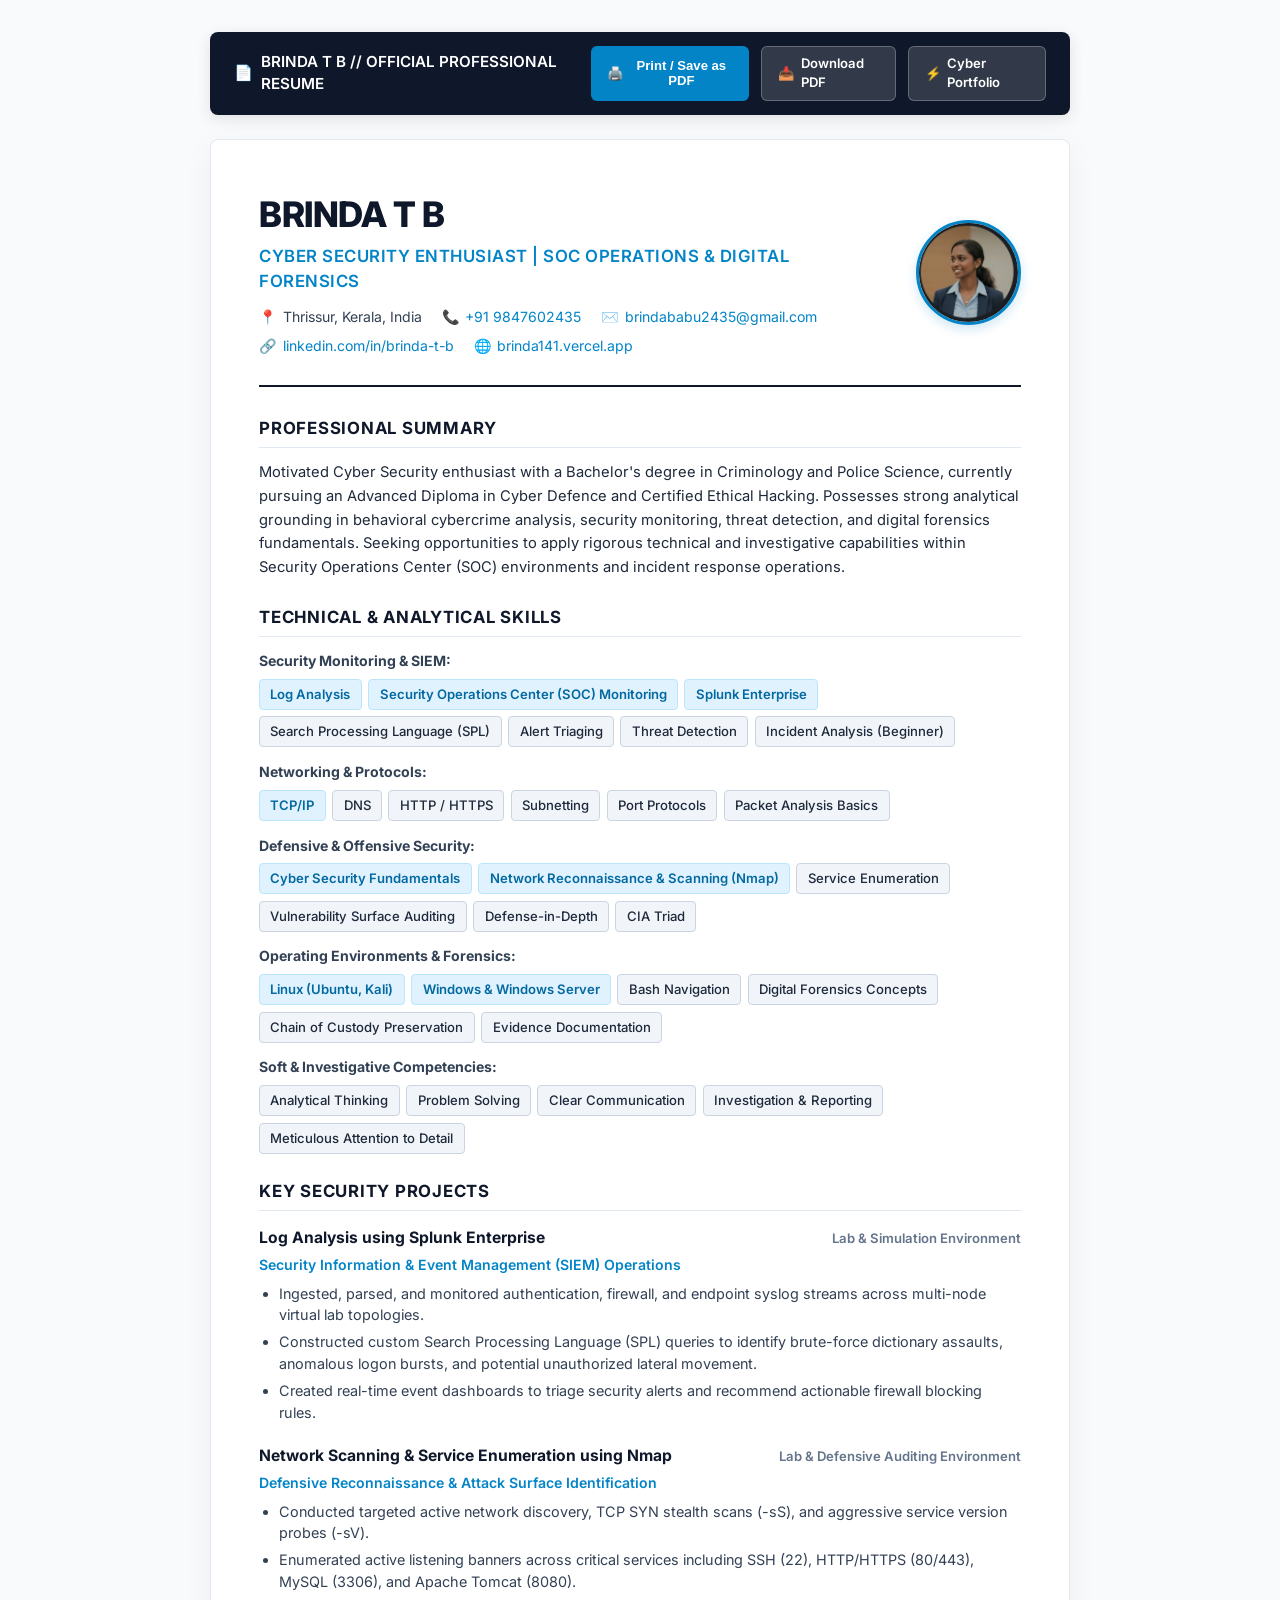
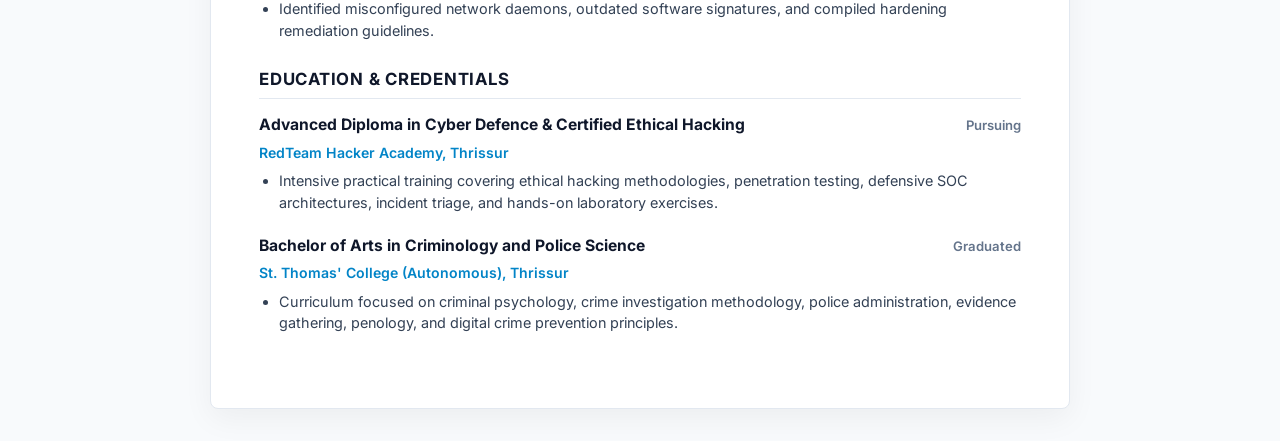
<file: resume.html>
<!DOCTYPE html>
<html lang="en">
<head>
  <meta charset="UTF-8">
  <meta name="viewport" content="width=device-width, initial-scale=1.0">
  <title>Brinda T B - Professional Resume | Cyber Security & Forensics</title>
  <link rel="stylesheet" href="https://fonts.googleapis.com/css2?family=Inter:wght@300;400;500;600;700;800&family=JetBrains+Mono:wght@400;500;600&display=swap">
  <style>
    :root {
      --primary: #0f172a;
      --primary-accent: #0284c7;
      --secondary: #334155;
      --text: #1e293b;
      --text-muted: #64748b;
      --bg: #f8fafc;
      --card-bg: #ffffff;
      --border: #e2e8f0;
      --tag-bg: #f1f5f9;
      --tag-border: #cbd5e1;
    }

    * {
      box-sizing: border-box;
      margin: 0;
      padding: 0;
    }

    body {
      font-family: 'Inter', -apple-system, BlinkMacSystemFont, "Segoe UI", Roboto, sans-serif;
      background-color: var(--bg);
      color: var(--text);
      line-height: 1.5;
      padding: 2rem 1rem;
    }

    /* Print / Action Toolbar (Hidden during printing) */
    .action-toolbar {
      max-width: 860px;
      margin: 0 auto 1.5rem auto;
      display: flex;
      justify-content: space-between;
      align-items: center;
      background: #0f172a;
      padding: 0.85rem 1.5rem;
      border-radius: 8px;
      color: #fff;
      box-shadow: 0 4px 15px rgba(0, 0, 0, 0.1);
    }

    .toolbar-title {
      font-weight: 600;
      font-size: 0.95rem;
      display: flex;
      align-items: center;
      gap: 0.5rem;
    }

    .toolbar-actions {
      display: flex;
      gap: 0.75rem;
    }

    .toolbar-btn {
      background: #0284c7;
      color: #fff;
      border: none;
      padding: 0.45rem 1rem;
      border-radius: 6px;
      font-size: 0.82rem;
      font-weight: 600;
      cursor: pointer;
      text-decoration: none;
      display: inline-flex;
      align-items: center;
      gap: 0.4rem;
      transition: background 0.2s;
    }

    .toolbar-btn:hover {
      background: #0369a1;
    }

    .toolbar-btn.secondary {
      background: rgba(255, 255, 255, 0.15);
      border: 1px solid rgba(255, 255, 255, 0.25);
    }

    .toolbar-btn.secondary:hover {
      background: rgba(255, 255, 255, 0.25);
    }

    /* Resume Document Wrapper */
    .resume-wrapper {
      max-width: 860px;
      margin: 0 auto;
      background: var(--card-bg);
      border: 1px solid var(--border);
      border-radius: 8px;
      padding: 3rem;
      box-shadow: 0 10px 30px rgba(0, 0, 0, 0.05);
    }

    /* Header */
    .resume-header {
      display: flex;
      justify-content: space-between;
      align-items: center;
      border-bottom: 2px solid var(--primary);
      padding-bottom: 1.8rem;
      margin-bottom: 1.8rem;
      gap: 1.5rem;
    }

    .header-info {
      flex: 1;
    }

    .candidate-name {
      font-size: 2.2rem;
      font-weight: 800;
      color: var(--primary);
      letter-spacing: -0.5px;
      margin-bottom: 0.2rem;
    }

    .candidate-role {
      font-size: 1.05rem;
      font-weight: 600;
      color: var(--primary-accent);
      margin-bottom: 0.75rem;
      text-transform: uppercase;
      letter-spacing: 0.5px;
    }

    .contact-grid {
      display: flex;
      flex-wrap: wrap;
      gap: 0.5rem 1.25rem;
      font-size: 0.88rem;
      color: var(--secondary);
    }

    .contact-item {
      display: inline-flex;
      align-items: center;
      gap: 0.35rem;
      text-decoration: none;
      color: inherit;
    }

    .contact-item a {
      color: var(--primary-accent);
      text-decoration: none;
    }

    .contact-item a:hover {
      text-decoration: underline;
    }

    .candidate-photo {
      width: 105px;
      height: 105px;
      border-radius: 50%;
      object-fit: cover;
      border: 3px solid var(--primary-accent);
      box-shadow: 0 4px 12px rgba(2, 132, 199, 0.2);
      flex-shrink: 0;
    }

    /* Section */
    .resume-section {
      margin-bottom: 1.6rem;
    }

    .section-title {
      font-size: 1.05rem;
      font-weight: 700;
      color: var(--primary);
      text-transform: uppercase;
      letter-spacing: 0.75px;
      border-bottom: 1px solid var(--border);
      padding-bottom: 0.35rem;
      margin-bottom: 0.85rem;
      display: flex;
      align-items: center;
      gap: 0.5rem;
    }

    .section-content {
      font-size: 0.92rem;
      color: var(--text);
      line-height: 1.6;
    }

    /* Skills Grid */
    .skills-category-group {
      margin-bottom: 0.85rem;
    }

    .skills-category-title {
      font-size: 0.88rem;
      font-weight: 700;
      color: var(--secondary);
      margin-bottom: 0.4rem;
    }

    .skills-tags {
      display: flex;
      flex-wrap: wrap;
      gap: 0.4rem;
    }

    .skill-tag {
      background: var(--tag-bg);
      border: 1px solid var(--tag-border);
      color: var(--text);
      padding: 0.25rem 0.65rem;
      border-radius: 4px;
      font-size: 0.82rem;
      font-weight: 500;
    }

    .skill-tag.accent {
      background: #e0f2fe;
      border-color: #bae6fd;
      color: #0369a1;
      font-weight: 600;
    }

    /* Experience / Projects / Education Items */
    .item-entry {
      margin-bottom: 1.2rem;
    }

    .item-header {
      display: flex;
      justify-content: space-between;
      align-items: baseline;
      margin-bottom: 0.25rem;
      flex-wrap: wrap;
      gap: 0.25rem;
    }

    .item-title {
      font-size: 0.98rem;
      font-weight: 700;
      color: var(--primary);
    }

    .item-meta {
      font-size: 0.82rem;
      font-weight: 600;
      color: var(--text-muted);
    }

    .item-subtitle {
      font-size: 0.88rem;
      font-weight: 600;
      color: var(--primary-accent);
      margin-bottom: 0.4rem;
    }

    .item-bullets {
      list-style-type: disc;
      padding-left: 1.25rem;
      font-size: 0.9rem;
      color: #334155;
    }

    .item-bullets li {
      margin-bottom: 0.35rem;
      line-height: 1.5;
    }

    /* Print Styles */
    @media print {
      body {
        background: #fff;
        padding: 0;
        margin: 0;
      }

      .action-toolbar {
        display: none !important;
      }

      .resume-wrapper {
        border: none;
        box-shadow: none;
        padding: 0;
        max-width: 100%;
      }

      .candidate-name {
        font-size: 2rem;
      }

      .resume-header {
        border-bottom-color: #000;
        padding-bottom: 1.2rem;
        margin-bottom: 1.2rem;
      }

      .section-title {
        border-bottom-color: #94a3b8;
        page-break-after: avoid;
      }

      .item-entry {
        page-break-inside: avoid;
      }
    }
  </style>
</head>
<body>

  <!-- Print & Download Action Bar (Screen Only) -->
  <div class="action-toolbar">
    <div class="toolbar-title">
      <span>📄</span>
      <span>BRINDA T B // OFFICIAL PROFESSIONAL RESUME</span>
    </div>
    <div class="toolbar-actions">
      <button onclick="window.print()" class="toolbar-btn">
        <span>🖨️</span>
        <span>Print / Save as PDF</span>
      </button>
      <a href="assets/Brinda_TB_Resume.pdf" download="Brinda_TB_Resume.pdf" class="toolbar-btn secondary" id="downloadPdfBtn">
        <span>📥</span>
        <span>Download PDF</span>
      </a>
      <a href="index.html" class="toolbar-btn secondary">
        <span>⚡</span>
        <span>Cyber Portfolio</span>
      </a>
    </div>
  </div>

  <!-- Document Paper -->
  <div class="resume-wrapper">

    <!-- Header -->
    <header class="resume-header">
      <div class="header-info">
        <h1 class="candidate-name">BRINDA T B</h1>
        <div class="candidate-role">Cyber Security Enthusiast | SOC Operations & Digital Forensics</div>
        <div class="contact-grid">
          <div class="contact-item">
            <span>📍</span> <span>Thrissur, Kerala, India</span>
          </div>
          <div class="contact-item">
            <span>📞</span> <a href="tel:+919847602435">+91 9847602435</a>
          </div>
          <div class="contact-item">
            <span>✉️</span> <a href="mailto:brindababu2435@gmail.com">brindababu2435@gmail.com</a>
          </div>
          <div class="contact-item">
            <span>🔗</span> <a href="https://linkedin.com/in/brinda-t-b" target="_blank">linkedin.com/in/brinda-t-b</a>
          </div>
          <div class="contact-item">
            <span>🌐</span> <a href="https://brinda141.vercel.app/" target="_blank">brinda141.vercel.app</a>
          </div>
        </div>
      </div>

      <!-- Authentic Candidate Photograph -->
      <img src="assets/brinda-real.png" alt="Brinda T B" class="candidate-photo">
    </header>

    <!-- Professional Summary -->
    <section class="resume-section">
      <h2 class="section-title">Professional Summary</h2>
      <div class="section-content">
        Motivated Cyber Security enthusiast with a Bachelor's degree in Criminology and Police Science, currently pursuing an Advanced Diploma in Cyber Defence and Certified Ethical Hacking. Possesses strong analytical grounding in behavioral cybercrime analysis, security monitoring, threat detection, and digital forensics fundamentals. Seeking opportunities to apply rigorous technical and investigative capabilities within Security Operations Center (SOC) environments and incident response operations.
      </div>
    </section>

    <!-- Technical & Investigative Skills -->
    <section class="resume-section">
      <h2 class="section-title">Technical & Analytical Skills</h2>
      <div class="section-content">
        
        <div class="skills-category-group">
          <div class="skills-category-title">Security Monitoring & SIEM:</div>
          <div class="skills-tags">
            <span class="skill-tag accent">Log Analysis</span>
            <span class="skill-tag accent">Security Operations Center (SOC) Monitoring</span>
            <span class="skill-tag accent">Splunk Enterprise</span>
            <span class="skill-tag">Search Processing Language (SPL)</span>
            <span class="skill-tag">Alert Triaging</span>
            <span class="skill-tag">Threat Detection</span>
            <span class="skill-tag">Incident Analysis (Beginner)</span>
          </div>
        </div>

        <div class="skills-category-group">
          <div class="skills-category-title">Networking & Protocols:</div>
          <div class="skills-tags">
            <span class="skill-tag accent">TCP/IP</span>
            <span class="skill-tag">DNS</span>
            <span class="skill-tag">HTTP / HTTPS</span>
            <span class="skill-tag">Subnetting</span>
            <span class="skill-tag">Port Protocols</span>
            <span class="skill-tag">Packet Analysis Basics</span>
          </div>
        </div>

        <div class="skills-category-group">
          <div class="skills-category-title">Defensive & Offensive Security:</div>
          <div class="skills-tags">
            <span class="skill-tag accent">Cyber Security Fundamentals</span>
            <span class="skill-tag accent">Network Reconnaissance & Scanning (Nmap)</span>
            <span class="skill-tag">Service Enumeration</span>
            <span class="skill-tag">Vulnerability Surface Auditing</span>
            <span class="skill-tag">Defense-in-Depth</span>
            <span class="skill-tag">CIA Triad</span>
          </div>
        </div>

        <div class="skills-category-group">
          <div class="skills-category-title">Operating Environments & Forensics:</div>
          <div class="skills-tags">
            <span class="skill-tag accent">Linux (Ubuntu, Kali)</span>
            <span class="skill-tag accent">Windows & Windows Server</span>
            <span class="skill-tag">Bash Navigation</span>
            <span class="skill-tag">Digital Forensics Concepts</span>
            <span class="skill-tag">Chain of Custody Preservation</span>
            <span class="skill-tag">Evidence Documentation</span>
          </div>
        </div>

        <div class="skills-category-group">
          <div class="skills-category-title">Soft & Investigative Competencies:</div>
          <div class="skills-tags">
            <span class="skill-tag">Analytical Thinking</span>
            <span class="skill-tag">Problem Solving</span>
            <span class="skill-tag">Clear Communication</span>
            <span class="skill-tag">Investigation & Reporting</span>
            <span class="skill-tag">Meticulous Attention to Detail</span>
          </div>
        </div>

      </div>
    </section>

    <!-- Hands-on Security Projects -->
    <section class="resume-section">
      <h2 class="section-title">Key Security Projects</h2>
      <div class="section-content">
        
        <!-- Project 1 -->
        <div class="item-entry">
          <div class="item-header">
            <div class="item-title">Log Analysis using Splunk Enterprise</div>
            <div class="item-meta">Lab & Simulation Environment</div>
          </div>
          <div class="item-subtitle">Security Information & Event Management (SIEM) Operations</div>
          <ul class="item-bullets">
            <li>Ingested, parsed, and monitored authentication, firewall, and endpoint syslog streams across multi-node virtual lab topologies.</li>
            <li>Constructed custom Search Processing Language (SPL) queries to identify brute-force dictionary assaults, anomalous logon bursts, and potential unauthorized lateral movement.</li>
            <li>Created real-time event dashboards to triage security alerts and recommend actionable firewall blocking rules.</li>
          </ul>
        </div>

        <!-- Project 2 -->
        <div class="item-entry">
          <div class="item-header">
            <div class="item-title">Network Scanning & Service Enumeration using Nmap</div>
            <div class="item-meta">Lab & Defensive Auditing Environment</div>
          </div>
          <div class="item-subtitle">Defensive Reconnaissance & Attack Surface Identification</div>
          <ul class="item-bullets">
            <li>Conducted targeted active network discovery, TCP SYN stealth scans (-sS), and aggressive service version probes (-sV).</li>
            <li>Enumerated active listening banners across critical services including SSH (22), HTTP/HTTPS (80/443), MySQL (3306), and Apache Tomcat (8080).</li>
            <li>Identified misconfigured network daemons, outdated software signatures, and compiled hardening remediation guidelines.</li>
          </ul>
        </div>

      </div>
    </section>

    <!-- Education & Training -->
    <section class="resume-section">
      <h2 class="section-title">Education & Credentials</h2>
      <div class="section-content">
        
        <!-- Degree 1 -->
        <div class="item-entry">
          <div class="item-header">
            <div class="item-title">Advanced Diploma in Cyber Defence & Certified Ethical Hacking</div>
            <div class="item-meta">Pursuing</div>
          </div>
          <div class="item-subtitle">RedTeam Hacker Academy, Thrissur</div>
          <ul class="item-bullets">
            <li>Intensive practical training covering ethical hacking methodologies, penetration testing, defensive SOC architectures, incident triage, and hands-on laboratory exercises.</li>
          </ul>
        </div>

        <!-- Degree 2 -->
        <div class="item-entry">
          <div class="item-header">
            <div class="item-title">Bachelor of Arts in Criminology and Police Science</div>
            <div class="item-meta">Graduated</div>
          </div>
          <div class="item-subtitle">St. Thomas' College (Autonomous), Thrissur</div>
          <ul class="item-bullets">
            <li>Curriculum focused on criminal psychology, crime investigation methodology, police administration, evidence gathering, penology, and digital crime prevention principles.</li>
          </ul>
        </div>

      </div>
    </section>

  </div>

</body>
</html>
</file>
<file: css/style.css>
/* ===================================================================
   BRINDA T B // CYBER DEFENSE & FORENSICS OPERATIVE
   Anime Cyberpunk Design System & Styling
   Language: English
   =================================================================== */

@import url('https://fonts.googleapis.com/css2?family=Chakra+Petch:ital,wght@0,300;0,400;0,600;0,700;1,400;1,700&family=JetBrains+Mono:wght@300;400;500;700&family=Outfit:wght@300;400;500;600;700;800&family=Orbitron:wght@500;700;900&display=swap');

:root {
  /* Color Palette */
  --bg-darkest: #05070e;
  --bg-darker: #0a0f1d;
  --bg-dark: #0f172a;
  --bg-card: rgba(15, 23, 42, 0.75);
  --bg-card-hover: rgba(22, 33, 62, 0.85);
  --bg-glass: rgba(13, 20, 38, 0.65);
  
  /* Cyber Anime Accent Colors */
  --neon-cyan: #00f0ff;
  --neon-cyan-glow: rgba(0, 240, 255, 0.35);
  --neon-magenta: #ff007f;
  --neon-magenta-glow: rgba(255, 0, 127, 0.35);
  --neon-purple: #9d4edd;
  --neon-purple-glow: rgba(157, 78, 221, 0.35);
  --neon-green: #00ffa3;
  --neon-green-glow: rgba(0, 255, 163, 0.3);
  --neon-amber: #ffb703;
  --neon-red: #ff2a5f;
  
  /* Text Colors */
  --text-main: #f1f5f9;
  --text-muted: #94a3b8;
  --text-dim: #64748b;
  --text-bright: #ffffff;
  
  /* Border & Gradients */
  --border-cyan: rgba(0, 240, 255, 0.3);
  --border-purple: rgba(157, 78, 221, 0.3);
  --border-glass: rgba(255, 255, 255, 0.08);
  --gradient-cyber: linear-gradient(135deg, #00f0ff 0%, #7928ca 50%, #ff007f 100%);
  --gradient-shield: linear-gradient(135deg, rgba(0, 240, 255, 0.15) 0%, rgba(157, 78, 221, 0.15) 100%);
  --gradient-dark: linear-gradient(180deg, #05070e 0%, #0a0f1d 50%, #060913 100%);
  
  /* Typography */
  --font-display: 'Orbitron', sans-serif;
  --font-tactical: 'Chakra Petch', sans-serif;
  --font-mono: 'JetBrains Mono', monospace;
  --font-body: 'Outfit', sans-serif;
  
  /* Transitions */
  --transition-fast: 0.15s ease;
  --transition-normal: 0.3s cubic-bezier(0.16, 1, 0.3, 1);
  --transition-slow: 0.5s cubic-bezier(0.16, 1, 0.3, 1);
  
  /* Shadows & Glows */
  --glow-cyan: 0 0 20px rgba(0, 240, 255, 0.4);
  --glow-magenta: 0 0 20px rgba(255, 0, 127, 0.4);
  --glow-card: 0 10px 30px -10px rgba(0, 0, 0, 0.8), 0 0 1px 1px rgba(0, 240, 255, 0.2);
}

/* Base Reset */
*, *::before, *::after {
  box-sizing: border-box;
  margin: 0;
  padding: 0;
}

html {
  scroll-behavior: smooth;
  font-size: 16px;
  background-color: var(--bg-darkest);
  color: var(--text-main);
}

body {
  font-family: var(--font-body);
  line-height: 1.6;
  background-color: var(--bg-darkest);
  overflow-x: hidden;
  position: relative;
  min-height: 100vh;
}

/* Custom Scrollbar */
::-webkit-scrollbar {
  width: 8px;
}
::-webkit-scrollbar-track {
  background: var(--bg-darkest);
}
::-webkit-scrollbar-thumb {
  background: linear-gradient(180deg, var(--neon-cyan), var(--neon-purple));
  border-radius: 4px;
}
::-webkit-scrollbar-thumb:hover {
  background: var(--neon-magenta);
}

/* Selection */
::selection {
  background: var(--neon-magenta);
  color: #fff;
}

/* Background Canvas & Grid Overlays */
#particles-canvas {
  position: fixed;
  top: 0;
  left: 0;
  width: 100%;
  height: 100%;
  z-index: 0;
  pointer-events: none;
}

.cyber-grid-overlay {
  position: fixed;
  top: 0;
  left: 0;
  width: 100%;
  height: 100%;
  background-image: 
    linear-gradient(rgba(0, 240, 255, 0.03) 1px, transparent 1px),
    linear-gradient(90deg, rgba(0, 240, 255, 0.03) 1px, transparent 1px);
  background-size: 40px 40px;
  background-position: center center;
  pointer-events: none;
  z-index: 1;
}

/* Scanline Effect (Toggleable) */
.scanlines {
  position: fixed;
  top: 0;
  left: 0;
  width: 100%;
  height: 100%;
  pointer-events: none;
  z-index: 999;
  background: linear-gradient(
    rgba(18, 16, 16, 0) 50%, 
    rgba(0, 0, 0, 0.25) 50%
  );
  background-size: 100% 4px;
  opacity: 0.6;
  transition: opacity var(--transition-normal);
}

.scanlines.disabled {
  opacity: 0;
  display: none;
}

/* Vignette */
.cyber-vignette {
  position: fixed;
  top: 0;
  left: 0;
  width: 100%;
  height: 100%;
  box-shadow: inset 0 0 100px rgba(0, 0, 0, 0.85);
  pointer-events: none;
  z-index: 2;
}

/* Container */
.container {
  width: 100%;
  max-width: 1280px;
  margin: 0 auto;
  padding: 0 1.5rem;
  position: relative;
  z-index: 10;
}

/* Top System Ticker */
.system-ticker-bar {
  position: fixed;
  top: 0;
  left: 0;
  width: 100%;
  height: 32px;
  background: rgba(5, 7, 14, 0.95);
  backdrop-filter: blur(8px);
  border-bottom: 1px solid rgba(0, 240, 255, 0.25);
  z-index: 1001;
  display: flex;
  align-items: center;
  justify-content: space-between;
  padding: 0 1.5rem;
  font-family: var(--font-mono);
  font-size: 0.72rem;
  letter-spacing: 1px;
}

.ticker-left {
  display: flex;
  align-items: center;
  gap: 1.25rem;
}

.status-beacon {
  display: inline-flex;
  align-items: center;
  gap: 0.5rem;
  color: var(--neon-green);
  text-transform: uppercase;
}

.status-beacon .pulse-dot {
  width: 8px;
  height: 8px;
  background: var(--neon-green);
  border-radius: 50%;
  box-shadow: 0 0 10px var(--neon-green);
  animation: pulseBeacon 1.5s infinite;
}

@keyframes pulseBeacon {
  0% { transform: scale(0.9); opacity: 0.7; }
  50% { transform: scale(1.3); opacity: 1; box-shadow: 0 0 14px var(--neon-green); }
  100% { transform: scale(0.9); opacity: 0.7; }
}

.defcon-badge {
  background: rgba(0, 240, 255, 0.15);
  border: 1px solid var(--neon-cyan);
  color: var(--neon-cyan);
  padding: 1px 6px;
  border-radius: 2px;
  font-size: 0.68rem;
}

.ticker-center {
  color: var(--text-muted);
  display: none;
}
@media (min-width: 900px) {
  .ticker-center {
    display: flex;
    align-items: center;
    gap: 0.5rem;
  }
}

.ticker-center .highlight {
  color: var(--neon-cyan);
}

.ticker-right {
  display: flex;
  align-items: center;
  gap: 1rem;
}

.hud-control-btn {
  background: transparent;
  border: 1px solid rgba(0, 240, 255, 0.3);
  color: var(--text-muted);
  padding: 2px 8px;
  font-family: var(--font-mono);
  font-size: 0.7rem;
  cursor: pointer;
  border-radius: 2px;
  display: inline-flex;
  align-items: center;
  gap: 0.35rem;
  transition: all var(--transition-fast);
}

.hud-control-btn:hover, .hud-control-btn.active {
  background: rgba(0, 240, 255, 0.2);
  color: var(--neon-cyan);
  border-color: var(--neon-cyan);
  box-shadow: 0 0 8px rgba(0, 240, 255, 0.4);
}

/* Header & Navigation */
.site-header {
  position: fixed;
  top: 32px;
  left: 0;
  width: 100%;
  z-index: 1000;
  background: rgba(8, 12, 23, 0.85);
  backdrop-filter: blur(16px);
  border-bottom: 1px solid var(--border-glass);
  transition: all var(--transition-normal);
}

.site-header.scrolled {
  background: rgba(6, 9, 18, 0.95);
  border-bottom-color: rgba(0, 240, 255, 0.2);
  box-shadow: 0 10px 30px rgba(0, 0, 0, 0.6);
}

.nav-container {
  display: flex;
  align-items: center;
  justify-content: space-between;
  height: 72px;
}

.brand-logo {
  display: flex;
  align-items: center;
  gap: 0.85rem;
  text-decoration: none;
}

.cyber-shield-icon {
  width: 42px;
  height: 42px;
  position: relative;
  display: flex;
  align-items: center;
  justify-content: center;
  background: rgba(0, 240, 255, 0.1);
  border: 1px solid var(--neon-cyan);
  clip-path: polygon(50% 0%, 100% 25%, 100% 75%, 50% 100%, 0% 75%, 0% 25%);
  box-shadow: 0 0 12px rgba(0, 240, 255, 0.3);
  transition: all var(--transition-normal);
}

.brand-logo:hover .cyber-shield-icon {
  transform: rotate(60deg) scale(1.08);
  border-color: var(--neon-magenta);
  box-shadow: 0 0 20px var(--neon-magenta);
}

.shield-glyph {
  font-family: var(--font-display);
  font-size: 1.1rem;
  font-weight: 900;
  color: var(--neon-cyan);
  transition: transform var(--transition-normal);
}

.brand-logo:hover .shield-glyph {
  transform: rotate(-60deg);
  color: #fff;
}

.brand-info {
  display: flex;
  flex-direction: column;
}

.brand-name {
  font-family: var(--font-display);
  font-size: 1.15rem;
  font-weight: 700;
  letter-spacing: 2px;
  color: var(--text-bright);
}

.brand-name .accent {
  color: var(--neon-cyan);
  text-shadow: 0 0 8px var(--neon-cyan);
}

.brand-role {
  font-family: var(--font-mono);
  font-size: 0.68rem;
  letter-spacing: 1.5px;
  color: var(--neon-purple);
  text-transform: uppercase;
}

/* Nav Menu */
.nav-menu {
  display: none;
  list-style: none;
  align-items: center;
  gap: 1.8rem;
}

@media (min-width: 1024px) {
  .nav-menu {
    display: flex;
  }
}

.nav-link {
  font-family: var(--font-tactical);
  font-size: 0.88rem;
  font-weight: 600;
  letter-spacing: 1.2px;
  color: var(--text-muted);
  text-decoration: none;
  text-transform: uppercase;
  display: flex;
  align-items: center;
  gap: 0.4rem;
  position: relative;
  padding: 0.4rem 0;
  transition: color var(--transition-fast);
}

.nav-link .nav-num {
  font-family: var(--font-mono);
  font-size: 0.7rem;
  color: var(--neon-cyan);
  opacity: 0.7;
}

.nav-link::after {
  content: '';
  position: absolute;
  bottom: 0;
  left: 0;
  width: 0;
  height: 2px;
  background: linear-gradient(90deg, var(--neon-cyan), var(--neon-magenta));
  transition: width var(--transition-normal);
}

.nav-link:hover, .nav-link.active {
  color: var(--text-bright);
}

.nav-link:hover::after, .nav-link.active::after {
  width: 100%;
}

.nav-actions {
  display: flex;
  align-items: center;
  gap: 1rem;
}

.cv-download-btn {
  font-family: var(--font-tactical);
  font-size: 0.85rem;
  font-weight: 700;
  letter-spacing: 1.5px;
  text-transform: uppercase;
  text-decoration: none;
  background: rgba(0, 240, 255, 0.1);
  color: var(--neon-cyan);
  border: 1px solid var(--neon-cyan);
  padding: 0.55rem 1.25rem;
  clip-path: polygon(10px 0, 100% 0, 100% calc(100% - 10px), calc(100% - 10px) 100%, 0 100%, 0 10px);
  display: inline-flex;
  align-items: center;
  gap: 0.5rem;
  cursor: pointer;
  position: relative;
  overflow: hidden;
  transition: all var(--transition-normal);
}

.cv-download-btn:hover {
  background: var(--neon-cyan);
  color: #05070e;
  box-shadow: var(--glow-cyan);
  transform: translateY(-2px);
}

.mobile-toggle {
  display: flex;
  flex-direction: column;
  justify-content: center;
  gap: 5px;
  width: 38px;
  height: 38px;
  background: rgba(0, 240, 255, 0.08);
  border: 1px solid rgba(0, 240, 255, 0.3);
  padding: 8px;
  border-radius: 4px;
  cursor: pointer;
}

@media (min-width: 1024px) {
  .mobile-toggle {
    display: none;
  }
}

.mobile-toggle span {
  width: 100%;
  height: 2px;
  background: var(--neon-cyan);
  transition: all var(--transition-fast);
}

/* Mobile Nav Drawer */
.mobile-nav-drawer {
  position: fixed;
  top: 104px;
  right: -100%;
  width: 280px;
  height: calc(100vh - 104px);
  background: rgba(10, 15, 29, 0.98);
  backdrop-filter: blur(20px);
  border-left: 1px solid var(--border-cyan);
  z-index: 999;
  padding: 2rem 1.5rem;
  display: flex;
  flex-direction: column;
  gap: 1.5rem;
  transition: right var(--transition-normal);
}

.mobile-nav-drawer.open {
  right: 0;
  box-shadow: -10px 0 30px rgba(0, 0, 0, 0.8);
}

.mobile-nav-list {
  list-style: none;
  display: flex;
  flex-direction: column;
  gap: 1rem;
}

.mobile-nav-list .nav-link {
  font-size: 1rem;
  padding: 0.6rem 0;
  border-bottom: 1px solid rgba(255, 255, 255, 0.05);
}

/* ===================================================================
   HERO SECTION: OPERATIVE DOSSIER
   =================================================================== */
.hero-section {
  position: relative;
  min-height: 100vh;
  padding-top: 140px;
  padding-bottom: 70px;
  display: flex;
  align-items: center;
}

.hero-grid {
  display: grid;
  grid-template-columns: 1fr;
  gap: 3rem;
  align-items: center;
}

@media (min-width: 992px) {
  .hero-grid {
    grid-template-columns: 1.15fr 0.85fr;
  }
}

/* Hero Content */
.hero-content {
  position: relative;
  z-index: 10;
}

.operative-tag {
  display: inline-flex;
  align-items: center;
  gap: 0.6rem;
  background: rgba(0, 240, 255, 0.08);
  border-left: 3px solid var(--neon-cyan);
  padding: 0.35rem 0.85rem;
  font-family: var(--font-mono);
  font-size: 0.78rem;
  color: var(--neon-cyan);
  letter-spacing: 2px;
  text-transform: uppercase;
  margin-bottom: 1.25rem;
}

.hero-title {
  font-family: var(--font-display);
  font-size: clamp(2.4rem, 5.5vw, 4.2rem);
  font-weight: 900;
  line-height: 1.08;
  letter-spacing: 1.5px;
  margin-bottom: 0.8rem;
  color: #fff;
  text-shadow: 0 0 25px rgba(0, 240, 255, 0.3);
}

.hero-title .glow-name {
  background: linear-gradient(135deg, #ffffff 0%, var(--neon-cyan) 60%, var(--neon-purple) 100%);
  -webkit-background-clip: text;
  -webkit-text-fill-color: transparent;
}

.hero-subtitle-container {
  display: flex;
  align-items: center;
  gap: 0.5rem;
  font-family: var(--font-tactical);
  font-size: clamp(1.1rem, 2.2vw, 1.45rem);
  color: var(--neon-green);
  margin-bottom: 1.5rem;
  font-weight: 600;
}

.typed-cursor {
  display: inline-block;
  width: 10px;
  height: 1.3em;
  background: var(--neon-cyan);
  animation: blink 0.8s infinite;
  vertical-align: middle;
}

@keyframes blink {
  0%, 100% { opacity: 1; }
  50% { opacity: 0; }
}

.hero-summary {
  font-size: 1.05rem;
  color: #cbd5e1;
  line-height: 1.75;
  margin-bottom: 2rem;
  max-width: 620px;
}

.hero-summary .highlight {
  color: var(--neon-cyan);
  font-weight: 600;
}

.hero-summary .highlight-crim {
  color: var(--neon-magenta);
  font-weight: 600;
}

/* Key Intel Cards */
.hero-intel-cards {
  display: grid;
  grid-template-columns: repeat(auto-fit, minmax(170px, 1fr));
  gap: 1rem;
  margin-bottom: 2.25rem;
}

.intel-card {
  background: rgba(15, 23, 42, 0.7);
  backdrop-filter: blur(8px);
  border: 1px solid var(--border-glass);
  border-left: 2px solid var(--neon-cyan);
  padding: 0.85rem 1rem;
  border-radius: 4px;
  position: relative;
  overflow: hidden;
  transition: all var(--transition-normal);
}

.intel-card:hover {
  border-color: var(--neon-cyan);
  background: rgba(22, 33, 62, 0.85);
  box-shadow: 0 4px 20px rgba(0, 240, 255, 0.15);
  transform: translateY(-2px);
}

.intel-card .intel-label {
  font-family: var(--font-mono);
  font-size: 0.68rem;
  color: var(--text-dim);
  text-transform: uppercase;
  letter-spacing: 1px;
  margin-bottom: 0.2rem;
}

.intel-card .intel-value {
  font-family: var(--font-tactical);
  font-size: 0.95rem;
  font-weight: 700;
  color: var(--text-bright);
}

.intel-card.crimson {
  border-left-color: var(--neon-magenta);
}

.intel-card.purple {
  border-left-color: var(--neon-purple);
}

.intel-card.green {
  border-left-color: var(--neon-green);
}

/* Hero CTA Buttons */
.hero-cta-group {
  display: flex;
  flex-wrap: wrap;
  align-items: center;
  gap: 1.2rem;
}

.btn-cyber-primary {
  font-family: var(--font-tactical);
  font-size: 0.95rem;
  font-weight: 700;
  letter-spacing: 1.5px;
  text-transform: uppercase;
  text-decoration: none;
  background: linear-gradient(135deg, var(--neon-cyan), #00a8ff);
  color: #05070e;
  padding: 0.85rem 1.8rem;
  clip-path: polygon(12px 0, 100% 0, 100% calc(100% - 12px), calc(100% - 12px) 100%, 0 100%, 0 12px);
  display: inline-flex;
  align-items: center;
  gap: 0.6rem;
  border: none;
  cursor: pointer;
  box-shadow: 0 0 25px rgba(0, 240, 255, 0.5);
  transition: all var(--transition-normal);
}

.btn-cyber-primary:hover {
  background: #fff;
  color: #05070e;
  box-shadow: 0 0 35px var(--neon-cyan);
  transform: translateY(-3px) scale(1.02);
}

.btn-cyber-outline {
  font-family: var(--font-tactical);
  font-size: 0.95rem;
  font-weight: 700;
  letter-spacing: 1.5px;
  text-transform: uppercase;
  text-decoration: none;
  background: transparent;
  color: var(--neon-cyan);
  border: 1px solid var(--neon-cyan);
  padding: 0.85rem 1.8rem;
  clip-path: polygon(12px 0, 100% 0, 100% calc(100% - 12px), calc(100% - 12px) 100%, 0 100%, 0 12px);
  display: inline-flex;
  align-items: center;
  gap: 0.6rem;
  cursor: pointer;
  transition: all var(--transition-normal);
}

.btn-cyber-outline:hover {
  background: rgba(0, 240, 255, 0.15);
  box-shadow: var(--glow-cyan);
  color: #fff;
  transform: translateY(-3px);
}

/* Hero Avatar Showcase */
.hero-avatar-wrapper {
  position: relative;
  display: flex;
  justify-content: center;
}

.avatar-hud-frame {
  position: relative;
  width: 100%;
  max-width: 440px;
  border-radius: 8px;
  padding: 12px;
  background: rgba(10, 15, 29, 0.7);
  backdrop-filter: blur(12px);
  border: 1px solid var(--border-cyan);
  box-shadow: var(--glow-card);
}

/* Corner Brackets */
.corner-bracket {
  position: absolute;
  width: 16px;
  height: 16px;
  border: 2px solid var(--neon-cyan);
  pointer-events: none;
}
.corner-bracket.top-left { top: -2px; left: -2px; border-right: none; border-bottom: none; }
.corner-bracket.top-right { top: -2px; right: -2px; border-left: none; border-bottom: none; }
.corner-bracket.bottom-left { bottom: -2px; left: -2px; border-right: none; border-top: none; }
.corner-bracket.bottom-right { bottom: -2px; right: -2px; border-left: none; border-top: none; }

.avatar-image-container {
  position: relative;
  width: 100%;
  aspect-ratio: 1/1;
  border-radius: 6px;
  overflow: hidden;
  border: 1px solid rgba(0, 240, 255, 0.3);
}

.avatar-img {
  width: 100%;
  height: 100%;
  object-fit: cover;
  transition: transform var(--transition-slow);
}

.avatar-img.real-photo {
  object-position: center 25%;
  transform: scale(1.12);
  filter: contrast(1.05) brightness(1.02);
}

.avatar-hud-frame:hover .avatar-img.real-photo {
  transform: scale(1.18);
}

/* Floating HUD Tag Overlays on Avatar */
.hud-tag {
  position: absolute;
  background: rgba(5, 7, 14, 0.88);
  backdrop-filter: blur(10px);
  border: 1px solid var(--border-cyan);
  padding: 0.4rem 0.85rem;
  border-radius: 4px;
  font-family: var(--font-mono);
  font-size: 0.72rem;
  color: var(--neon-cyan);
  display: flex;
  align-items: center;
  gap: 0.4rem;
  box-shadow: 0 4px 15px rgba(0, 0, 0, 0.6);
  z-index: 20;
  animation: floatHUD 4s ease-in-out infinite;
}

.hud-tag-top {
  top: 24px;
  left: -20px;
  border-color: var(--neon-cyan);
}

.hud-tag-bottom {
  bottom: 24px;
  right: -20px;
  border-color: var(--neon-magenta);
  color: var(--neon-magenta);
  animation-delay: 2s;
}

@keyframes floatHUD {
  0%, 100% { transform: translateY(0); }
  50% { transform: translateY(-8px); }
}

.avatar-telemetry-bar {
  margin-top: 10px;
  padding: 8px 12px;
  background: rgba(5, 8, 16, 0.85);
  border: 1px solid var(--border-glass);
  border-radius: 4px;
  display: flex;
  justify-content: space-between;
  align-items: center;
  font-family: var(--font-mono);
  font-size: 0.72rem;
  color: var(--text-muted);
}

.avatar-telemetry-bar .val-green {
  color: var(--neon-green);
  font-weight: 700;
}

/* ===================================================================
   SECTION UTILITIES & HEADINGS
   =================================================================== */
section {
  position: relative;
  padding: 85px 0;
  z-index: 10;
}

.section-header {
  text-align: center;
  margin-bottom: 3.5rem;
  position: relative;
}

.section-pre-title {
  font-family: var(--font-mono);
  font-size: 0.8rem;
  color: var(--neon-cyan);
  letter-spacing: 3px;
  text-transform: uppercase;
  margin-bottom: 0.5rem;
  display: flex;
  align-items: center;
  justify-content: center;
  gap: 0.6rem;
}

.section-pre-title::before,
.section-pre-title::after {
  content: '//';
  opacity: 0.6;
}

.section-title {
  font-family: var(--font-display);
  font-size: clamp(2rem, 3.8vw, 3rem);
  font-weight: 800;
  letter-spacing: 2px;
  color: #fff;
  text-transform: uppercase;
  position: relative;
  display: inline-block;
  margin-bottom: 0.8rem;
}

.section-subtitle {
  font-size: 1.05rem;
  color: var(--text-muted);
  max-width: 650px;
  margin: 0 auto;
}

/* ===================================================================
   OPERATIVE SYNERGY / ABOUT SECTION
   =================================================================== */
.synergy-grid {
  display: grid;
  grid-template-columns: 1fr;
  gap: 2rem;
}

@media (min-width: 768px) {
  .synergy-grid {
    grid-template-columns: repeat(2, 1fr);
  }
}

@media (min-width: 1024px) {
  .synergy-grid {
    grid-template-columns: repeat(4, 1fr);
  }
}

.synergy-card {
  background: var(--bg-card);
  backdrop-filter: blur(12px);
  border: 1px solid var(--border-glass);
  padding: 2rem 1.5rem;
  border-radius: 6px;
  position: relative;
  overflow: hidden;
  transition: all var(--transition-normal);
  display: flex;
  flex-direction: column;
}

.synergy-card::before {
  content: '';
  position: absolute;
  top: 0;
  left: 0;
  width: 100%;
  height: 3px;
  background: var(--border-glass);
  transition: background var(--transition-normal);
}

.synergy-card:hover {
  background: var(--bg-card-hover);
  transform: translateY(-6px);
  box-shadow: 0 15px 35px rgba(0, 0, 0, 0.6);
}

.synergy-card:hover::before {
  background: linear-gradient(90deg, var(--neon-cyan), var(--neon-purple));
}

.synergy-icon {
  width: 52px;
  height: 52px;
  background: rgba(0, 240, 255, 0.08);
  border: 1px solid rgba(0, 240, 255, 0.3);
  border-radius: 8px;
  display: flex;
  align-items: center;
  justify-content: center;
  font-size: 1.5rem;
  color: var(--neon-cyan);
  margin-bottom: 1.25rem;
  transition: all var(--transition-normal);
}

.synergy-card:hover .synergy-icon {
  background: var(--neon-cyan);
  color: var(--bg-darkest);
  box-shadow: var(--glow-cyan);
}

.synergy-card.magenta:hover .synergy-icon {
  background: var(--neon-magenta);
  box-shadow: var(--glow-magenta);
}

.synergy-card.magenta:hover::before {
  background: linear-gradient(90deg, var(--neon-magenta), var(--neon-purple));
}

.synergy-card h3 {
  font-family: var(--font-tactical);
  font-size: 1.2rem;
  font-weight: 700;
  color: var(--text-bright);
  margin-bottom: 0.75rem;
  letter-spacing: 0.5px;
}

.synergy-card p {
  font-size: 0.92rem;
  color: var(--text-muted);
  line-height: 1.6;
}

/* ===================================================================
   SKILL MATRIX SECTION
   =================================================================== */
.skills-tabs {
  display: flex;
  justify-content: center;
  flex-wrap: wrap;
  gap: 0.75rem;
  margin-bottom: 2.5rem;
}

.skill-tab-btn {
  font-family: var(--font-tactical);
  font-size: 0.85rem;
  font-weight: 600;
  letter-spacing: 1.2px;
  text-transform: uppercase;
  background: rgba(15, 23, 42, 0.6);
  border: 1px solid var(--border-glass);
  color: var(--text-muted);
  padding: 0.55rem 1.25rem;
  border-radius: 4px;
  cursor: pointer;
  transition: all var(--transition-fast);
}

.skill-tab-btn:hover, .skill-tab-btn.active {
  background: rgba(0, 240, 255, 0.15);
  border-color: var(--neon-cyan);
  color: var(--neon-cyan);
  box-shadow: 0 0 15px rgba(0, 240, 255, 0.25);
}

.skills-matrix-grid {
  display: grid;
  grid-template-columns: 1fr;
  gap: 1.5rem;
}

@media (min-width: 640px) {
  .skills-matrix-grid {
    grid-template-columns: repeat(2, 1fr);
  }
}

@media (min-width: 1024px) {
  .skills-matrix-grid {
    grid-template-columns: repeat(3, 1fr);
  }
}

.skill-hud-card {
  background: var(--bg-card);
  backdrop-filter: blur(12px);
  border: 1px solid var(--border-glass);
  border-radius: 6px;
  padding: 1.5rem;
  position: relative;
  transition: all var(--transition-normal);
  display: flex;
  flex-direction: column;
}

.skill-hud-card:hover {
  border-color: rgba(0, 240, 255, 0.4);
  transform: translateY(-4px);
  box-shadow: 0 10px 30px rgba(0, 0, 0, 0.5), 0 0 15px rgba(0, 240, 255, 0.15);
}

.skill-card-top {
  display: flex;
  justify-content: space-between;
  align-items: flex-start;
  margin-bottom: 0.8rem;
}

.skill-category-pill {
  font-family: var(--font-mono);
  font-size: 0.68rem;
  color: var(--neon-cyan);
  background: rgba(0, 240, 255, 0.1);
  padding: 2px 8px;
  border-radius: 2px;
  letter-spacing: 1px;
  text-transform: uppercase;
}

.skill-level-badge {
  font-family: var(--font-mono);
  font-size: 0.72rem;
  font-weight: 700;
  color: var(--neon-green);
}

.skill-name {
  font-family: var(--font-tactical);
  font-size: 1.15rem;
  font-weight: 700;
  color: var(--text-bright);
  margin-bottom: 0.5rem;
}

.skill-desc {
  font-size: 0.88rem;
  color: var(--text-muted);
  margin-bottom: 1.25rem;
  line-height: 1.5;
  flex-grow: 1;
}

.skill-bar-wrapper {
  margin-top: auto;
}

.skill-bar-header {
  display: flex;
  justify-content: space-between;
  font-family: var(--font-mono);
  font-size: 0.7rem;
  color: var(--text-dim);
  margin-bottom: 0.35rem;
}

.skill-progress-track {
  width: 100%;
  height: 6px;
  background: rgba(255, 255, 255, 0.08);
  border-radius: 3px;
  overflow: hidden;
  position: relative;
}

.skill-progress-fill {
  height: 100%;
  background: linear-gradient(90deg, var(--neon-cyan), var(--neon-purple));
  border-radius: 3px;
  position: relative;
  transition: width 1.2s cubic-bezier(0.16, 1, 0.3, 1);
}

.skill-progress-fill.green {
  background: linear-gradient(90deg, #00ffa3, #00d2ff);
}

.skill-progress-fill.magenta {
  background: linear-gradient(90deg, #ff007f, #9d4edd);
}

/* Soft Skills Grid */
.soft-skills-container {
  margin-top: 3.5rem;
  background: rgba(10, 15, 29, 0.6);
  border: 1px solid var(--border-glass);
  border-radius: 8px;
  padding: 2rem;
}

.soft-skills-title {
  font-family: var(--font-display);
  font-size: 1.2rem;
  color: var(--neon-cyan);
  margin-bottom: 1.5rem;
  letter-spacing: 1.5px;
  display: flex;
  align-items: center;
  gap: 0.75rem;
}

.soft-skills-pills {
  display: flex;
  flex-wrap: wrap;
  gap: 0.85rem;
}

.soft-pill {
  background: rgba(15, 23, 42, 0.8);
  border: 1px solid var(--border-glass);
  border-left: 3px solid var(--neon-purple);
  padding: 0.6rem 1.2rem;
  border-radius: 4px;
  font-family: var(--font-tactical);
  font-size: 0.92rem;
  font-weight: 600;
  color: var(--text-bright);
  display: inline-flex;
  align-items: center;
  gap: 0.5rem;
  transition: all var(--transition-normal);
}

.soft-pill:hover {
  border-color: var(--neon-cyan);
  border-left-color: var(--neon-cyan);
  background: rgba(0, 240, 255, 0.1);
  transform: translateY(-2px);
  box-shadow: 0 4px 15px rgba(0, 240, 255, 0.15);
}

/* ===================================================================
   MISSION PROJECTS SECTION
   =================================================================== */
.projects-container {
  display: flex;
  flex-direction: column;
  gap: 3.5rem;
}

.project-feature-card {
  background: var(--bg-card);
  backdrop-filter: blur(16px);
  border: 1px solid var(--border-glass);
  border-radius: 8px;
  overflow: hidden;
  display: grid;
  grid-template-columns: 1fr;
  transition: all var(--transition-normal);
}

@media (min-width: 992px) {
  .project-feature-card {
    grid-template-columns: 1fr 1fr;
  }
  
  .project-feature-card.reverse {
    direction: rtl;
  }
  
  .project-feature-card.reverse .project-info {
    direction: ltr;
  }
  
  .project-feature-card.reverse .project-interactive-panel {
    direction: ltr;
  }
}

.project-feature-card:hover {
  border-color: rgba(0, 240, 255, 0.4);
  box-shadow: 0 15px 40px rgba(0, 0, 0, 0.7), 0 0 20px rgba(0, 240, 255, 0.2);
}

.project-visual-side {
  position: relative;
  min-height: 320px;
  overflow: hidden;
  background: #060913;
}

.project-banner-img {
  width: 100%;
  height: 100%;
  object-fit: cover;
  transition: transform var(--transition-slow);
}

.project-feature-card:hover .project-banner-img {
  transform: scale(1.05);
}

.project-visual-overlay {
  position: absolute;
  top: 0;
  left: 0;
  width: 100%;
  height: 100%;
  background: linear-gradient(180deg, rgba(5, 7, 14, 0.2) 0%, rgba(5, 7, 14, 0.85) 100%);
  display: flex;
  flex-direction: column;
  justify-content: space-between;
  padding: 1.5rem;
}

.project-mission-id {
  font-family: var(--font-mono);
  font-size: 0.75rem;
  letter-spacing: 2px;
  color: var(--neon-cyan);
  background: rgba(5, 7, 14, 0.85);
  padding: 4px 10px;
  border-radius: 2px;
  border: 1px solid var(--border-cyan);
  align-self: flex-start;
}

.project-info {
  padding: 2.2rem;
  display: flex;
  flex-direction: column;
  justify-content: space-between;
}

.project-title {
  font-family: var(--font-display);
  font-size: 1.6rem;
  font-weight: 700;
  color: var(--text-bright);
  margin-bottom: 0.85rem;
  line-height: 1.3;
}

.project-summary {
  font-size: 0.95rem;
  color: #cbd5e1;
  line-height: 1.65;
  margin-bottom: 1.5rem;
}

.project-highlights-list {
  list-style: none;
  display: flex;
  flex-direction: column;
  gap: 0.6rem;
  margin-bottom: 1.8rem;
}

.project-highlights-list li {
  font-size: 0.9rem;
  color: var(--text-muted);
  display: flex;
  align-items: flex-start;
  gap: 0.6rem;
}

.project-highlights-list li .bullet {
  color: var(--neon-cyan);
  font-weight: bold;
}

.project-tech-stack {
  display: flex;
  flex-wrap: wrap;
  gap: 0.5rem;
  margin-bottom: 1.8rem;
}

.tech-tag {
  font-family: var(--font-mono);
  font-size: 0.72rem;
  background: rgba(0, 240, 255, 0.08);
  border: 1px solid rgba(0, 240, 255, 0.25);
  color: var(--neon-cyan);
  padding: 3px 8px;
  border-radius: 2px;
}

/* Interactive Simulator Embedded inside Project Card */
.project-simulator-box {
  background: #070b16;
  border: 1px solid var(--border-glass);
  border-radius: 6px;
  padding: 1.25rem;
  margin-top: 1rem;
}

.sim-header {
  display: flex;
  justify-content: space-between;
  align-items: center;
  margin-bottom: 0.85rem;
  font-family: var(--font-mono);
  font-size: 0.72rem;
  color: var(--text-dim);
}

.sim-tabs {
  display: flex;
  gap: 0.4rem;
}

.sim-btn {
  background: rgba(15, 23, 42, 0.9);
  border: 1px solid var(--border-glass);
  color: var(--text-muted);
  font-family: var(--font-mono);
  font-size: 0.7rem;
  padding: 3px 8px;
  border-radius: 2px;
  cursor: pointer;
  transition: all var(--transition-fast);
}

.sim-btn.active, .sim-btn:hover {
  border-color: var(--neon-cyan);
  color: var(--neon-cyan);
  background: rgba(0, 240, 255, 0.15);
}

.sim-console-output {
  background: #03050a;
  border: 1px solid rgba(255, 255, 255, 0.05);
  border-radius: 4px;
  padding: 0.85rem;
  font-family: var(--font-mono);
  font-size: 0.78rem;
  color: #a7f3d0;
  max-height: 150px;
  overflow-y: auto;
  line-height: 1.45;
}

/* ===================================================================
   LIVE SOC RADAR & THREAT SIMULATOR
   =================================================================== */
.radar-soc-wrapper {
  background: var(--bg-card);
  backdrop-filter: blur(16px);
  border: 1px solid var(--border-cyan);
  border-radius: 8px;
  padding: 2rem;
  display: grid;
  grid-template-columns: 1fr;
  gap: 2rem;
  box-shadow: 0 10px 40px rgba(0, 0, 0, 0.8);
}

@media (min-width: 992px) {
  .radar-soc-wrapper {
    grid-template-columns: 360px 1fr;
  }
}

.radar-display-column {
  display: flex;
  flex-direction: column;
  align-items: center;
  justify-content: center;
}

.radar-canvas-container {
  position: relative;
  width: 280px;
  height: 280px;
  border-radius: 50%;
  border: 2px solid rgba(0, 240, 255, 0.4);
  box-shadow: 0 0 30px rgba(0, 240, 255, 0.2);
  overflow: hidden;
  background: radial-gradient(circle, rgba(0, 240, 255, 0.05) 0%, rgba(5, 7, 14, 0.95) 70%);
}

#radarCanvas {
  width: 100%;
  height: 100%;
}

.radar-telemetry-stats {
  margin-top: 1rem;
  width: 100%;
  display: flex;
  justify-content: space-around;
  font-family: var(--font-mono);
  font-size: 0.75rem;
}

.radar-stat-item {
  text-align: center;
}

.radar-stat-item .stat-num {
  font-weight: 700;
  color: var(--neon-cyan);
  font-size: 1rem;
}

.radar-stat-item.threat .stat-num {
  color: var(--neon-red);
}

.soc-live-feed-column {
  display: flex;
  flex-direction: column;
}

.feed-header {
  display: flex;
  justify-content: space-between;
  align-items: center;
  padding-bottom: 0.75rem;
  border-bottom: 1px solid var(--border-glass);
  margin-bottom: 1rem;
}

.feed-title {
  font-family: var(--font-tactical);
  font-size: 1.1rem;
  color: var(--text-bright);
  display: flex;
  align-items: center;
  gap: 0.5rem;
}

.live-alert-list {
  display: flex;
  flex-direction: column;
  gap: 0.85rem;
  max-height: 270px;
  overflow-y: auto;
  padding-right: 0.5rem;
}

.alert-row {
  background: rgba(10, 15, 29, 0.8);
  border: 1px solid var(--border-glass);
  border-left: 3px solid var(--neon-cyan);
  border-radius: 4px;
  padding: 0.75rem 1rem;
  display: flex;
  justify-content: space-between;
  align-items: center;
  transition: all var(--transition-fast);
}

.alert-row.critical {
  border-left-color: var(--neon-red);
  background: rgba(255, 42, 95, 0.08);
}

.alert-row.warning {
  border-left-color: var(--neon-amber);
  background: rgba(255, 183, 3, 0.08);
}

.alert-info h4 {
  font-family: var(--font-mono);
  font-size: 0.82rem;
  color: var(--text-bright);
  margin-bottom: 0.2rem;
}

.alert-info p {
  font-size: 0.75rem;
  color: var(--text-muted);
}

.triage-action-btn {
  font-family: var(--font-mono);
  font-size: 0.7rem;
  background: rgba(0, 240, 255, 0.12);
  border: 1px solid var(--neon-cyan);
  color: var(--neon-cyan);
  padding: 4px 10px;
  border-radius: 2px;
  cursor: pointer;
  transition: all var(--transition-fast);
}

.triage-action-btn:hover {
  background: var(--neon-cyan);
  color: #05070e;
  box-shadow: 0 0 10px var(--neon-cyan);
}

/* ===================================================================
   INTERACTIVE CYBER TERMINAL
   =================================================================== */
.terminal-wrapper {
  background: #080d1a;
  border: 1px solid var(--border-cyan);
  border-radius: 8px;
  overflow: hidden;
  box-shadow: 0 15px 40px rgba(0, 0, 0, 0.75), var(--glow-cyan);
  max-width: 980px;
  margin: 0 auto;
}

.terminal-top-bar {
  background: #05070e;
  border-bottom: 1px solid rgba(0, 240, 255, 0.25);
  padding: 0.6rem 1rem;
  display: flex;
  align-items: center;
  justify-content: space-between;
}

.terminal-dots {
  display: flex;
  gap: 6px;
}

.terminal-dot {
  width: 10px;
  height: 10px;
  border-radius: 50%;
}
.terminal-dot.red { background: #ff5f56; }
.terminal-dot.yellow { background: #ffbd2e; }
.terminal-dot.green { background: #27c93f; }

.terminal-header-title {
  font-family: var(--font-mono);
  font-size: 0.75rem;
  color: var(--neon-cyan);
  letter-spacing: 1px;
}

.terminal-body {
  padding: 1.5rem;
  min-height: 340px;
  max-height: 440px;
  overflow-y: auto;
  font-family: var(--font-mono);
  font-size: 0.85rem;
  color: #e2e8f0;
  line-height: 1.6;
}

.term-output-line {
  margin-bottom: 0.5rem;
  word-break: break-word;
}

.term-cyan { color: var(--neon-cyan); }
.term-magenta { color: var(--neon-magenta); }
.term-green { color: var(--neon-green); }
.term-yellow { color: var(--neon-amber); }
.term-dim { color: var(--text-dim); }

.terminal-input-row {
  display: flex;
  align-items: center;
  gap: 0.5rem;
  margin-top: 0.5rem;
}

.term-prompt {
  color: var(--neon-cyan);
  font-weight: 700;
  white-space: nowrap;
}

#termInput {
  flex-grow: 1;
  background: transparent;
  border: none;
  outline: none;
  font-family: var(--font-mono);
  font-size: 0.85rem;
  color: #fff;
  caret-color: var(--neon-cyan);
}

.terminal-quick-buttons {
  padding: 0.6rem 1rem;
  background: #05070e;
  border-top: 1px solid var(--border-glass);
  display: flex;
  flex-wrap: wrap;
  gap: 0.4rem;
  align-items: center;
}

.quick-cmd-btn {
  background: rgba(15, 23, 42, 0.8);
  border: 1px solid var(--border-glass);
  color: var(--text-muted);
  font-family: var(--font-mono);
  font-size: 0.7rem;
  padding: 2px 8px;
  border-radius: 2px;
  cursor: pointer;
  transition: all var(--transition-fast);
}

.quick-cmd-btn:hover {
  border-color: var(--neon-cyan);
  color: var(--neon-cyan);
  background: rgba(0, 240, 255, 0.1);
}

/* ===================================================================
   EDUCATION & CREDENTIALS DOSSIER
   =================================================================== */
.timeline-container {
  position: relative;
  max-width: 860px;
  margin: 0 auto;
}

.timeline-container::before {
  content: '';
  position: absolute;
  top: 0;
  bottom: 0;
  left: 20px;
  width: 2px;
  background: linear-gradient(180deg, var(--neon-cyan), var(--neon-purple), transparent);
}

@media (min-width: 768px) {
  .timeline-container::before {
    left: 50%;
    transform: translateX(-50%);
  }
}

.timeline-item {
  position: relative;
  margin-bottom: 3rem;
  width: 100%;
}

@media (min-width: 768px) {
  .timeline-item {
    width: 50%;
  }
  
  .timeline-item:nth-child(odd) {
    left: 0;
    padding-right: 2.5rem;
    text-align: right;
  }
  
  .timeline-item:nth-child(even) {
    left: 50%;
    padding-left: 2.5rem;
    text-align: left;
  }
}

.timeline-marker {
  position: absolute;
  top: 12px;
  left: 11px;
  width: 20px;
  height: 20px;
  border-radius: 50%;
  background: var(--bg-darkest);
  border: 3px solid var(--neon-cyan);
  box-shadow: 0 0 12px var(--neon-cyan);
  z-index: 10;
}

@media (min-width: 768px) {
  .timeline-item:nth-child(odd) .timeline-marker {
    right: -10px;
    left: auto;
  }
  
  .timeline-item:nth-child(even) .timeline-marker {
    left: -10px;
  }
}

.timeline-card {
  margin-left: 45px;
  background: var(--bg-card);
  backdrop-filter: blur(12px);
  border: 1px solid var(--border-glass);
  border-radius: 6px;
  padding: 1.8rem;
  transition: all var(--transition-normal);
}

@media (min-width: 768px) {
  .timeline-card {
    margin-left: 0;
  }
}

.timeline-card:hover {
  border-color: var(--neon-cyan);
  transform: translateY(-4px);
  box-shadow: 0 10px 30px rgba(0, 0, 0, 0.5), 0 0 15px rgba(0, 240, 255, 0.2);
}

.timeline-badge {
  display: inline-block;
  font-family: var(--font-mono);
  font-size: 0.72rem;
  letter-spacing: 1px;
  padding: 2px 8px;
  border-radius: 2px;
  background: rgba(0, 240, 255, 0.12);
  color: var(--neon-cyan);
  margin-bottom: 0.6rem;
}

.timeline-degree {
  font-family: var(--font-tactical);
  font-size: 1.25rem;
  font-weight: 700;
  color: var(--text-bright);
  margin-bottom: 0.4rem;
}

.timeline-institution {
  font-size: 0.95rem;
  color: var(--neon-purple);
  margin-bottom: 0.8rem;
  font-weight: 500;
}

.timeline-desc {
  font-size: 0.9rem;
  color: var(--text-muted);
  line-height: 1.6;
}

/* ===================================================================
   CONTACT / COMMS SECTION
   =================================================================== */
.contact-grid {
  display: grid;
  grid-template-columns: 1fr;
  gap: 2.5rem;
}

@media (min-width: 992px) {
  .contact-grid {
    grid-template-columns: 0.9fr 1.1fr;
  }
}

.contact-channels {
  display: flex;
  flex-direction: column;
  gap: 1.2rem;
}

.channel-card {
  background: var(--bg-card);
  backdrop-filter: blur(12px);
  border: 1px solid var(--border-glass);
  border-left: 3px solid var(--neon-cyan);
  border-radius: 6px;
  padding: 1.25rem 1.5rem;
  display: flex;
  align-items: center;
  gap: 1.25rem;
  text-decoration: none;
  transition: all var(--transition-normal);
}

.channel-card:hover {
  border-color: var(--neon-cyan);
  background: var(--bg-card-hover);
  transform: translateX(6px);
  box-shadow: 0 8px 25px rgba(0, 240, 255, 0.15);
}

.channel-icon {
  width: 48px;
  height: 48px;
  background: rgba(0, 240, 255, 0.1);
  border: 1px solid var(--neon-cyan);
  border-radius: 6px;
  display: flex;
  align-items: center;
  justify-content: center;
  color: var(--neon-cyan);
  font-size: 1.3rem;
  flex-shrink: 0;
  transition: all var(--transition-normal);
}

.channel-card:hover .channel-icon {
  background: var(--neon-cyan);
  color: var(--bg-darkest);
  box-shadow: var(--glow-cyan);
}

.channel-card.purple {
  border-left-color: var(--neon-purple);
}
.channel-card.purple .channel-icon {
  border-color: var(--neon-purple);
  color: var(--neon-purple);
  background: rgba(157, 78, 221, 0.1);
}
.channel-card.purple:hover .channel-icon {
  background: var(--neon-purple);
  color: #fff;
  box-shadow: var(--glow-magenta);
}

.channel-card.magenta {
  border-left-color: var(--neon-magenta);
}
.channel-card.magenta .channel-icon {
  border-color: var(--neon-magenta);
  color: var(--neon-magenta);
  background: rgba(255, 0, 127, 0.1);
}
.channel-card.magenta:hover .channel-icon {
  background: var(--neon-magenta);
  color: #fff;
  box-shadow: var(--glow-magenta);
}

.channel-meta h4 {
  font-family: var(--font-mono);
  font-size: 0.72rem;
  color: var(--text-dim);
  text-transform: uppercase;
  letter-spacing: 1.2px;
  margin-bottom: 0.2rem;
}

.channel-meta p {
  font-family: var(--font-tactical);
  font-size: 1rem;
  color: var(--text-bright);
  font-weight: 600;
}

/* Contact Form */
.comms-form-panel {
  background: var(--bg-card);
  backdrop-filter: blur(16px);
  border: 1px solid var(--border-glass);
  border-radius: 8px;
  padding: 2.2rem;
  position: relative;
}

.form-group {
  margin-bottom: 1.4rem;
}

.form-label {
  display: block;
  font-family: var(--font-mono);
  font-size: 0.75rem;
  color: var(--neon-cyan);
  text-transform: uppercase;
  letter-spacing: 1px;
  margin-bottom: 0.4rem;
}

.form-control {
  width: 100%;
  background: rgba(10, 15, 29, 0.85);
  border: 1px solid var(--border-glass);
  border-radius: 4px;
  padding: 0.85rem 1rem;
  font-family: var(--font-body);
  font-size: 0.95rem;
  color: #fff;
  transition: all var(--transition-fast);
}

.form-control:focus {
  outline: none;
  border-color: var(--neon-cyan);
  box-shadow: 0 0 15px rgba(0, 240, 255, 0.25);
  background: rgba(15, 23, 42, 0.95);
}

textarea.form-control {
  resize: vertical;
  min-height: 120px;
}

.form-submit-btn {
  width: 100%;
}

/* ===================================================================
   RESUME MODAL
   =================================================================== */
.modal-overlay {
  position: fixed;
  top: 0;
  left: 0;
  width: 100%;
  height: 100%;
  background: rgba(5, 7, 14, 0.88);
  backdrop-filter: blur(14px);
  z-index: 2000;
  display: none;
  align-items: center;
  justify-content: center;
  padding: 1.5rem;
  opacity: 0;
  transition: opacity var(--transition-normal);
}

.modal-overlay.active {
  display: flex;
  opacity: 1;
}

.resume-modal-dialog {
  background: #0b1120;
  border: 1px solid var(--neon-cyan);
  border-radius: 8px;
  width: 100%;
  max-width: 820px;
  max-height: 90vh;
  display: flex;
  flex-direction: column;
  box-shadow: 0 25px 60px rgba(0, 0, 0, 0.9), var(--glow-cyan);
  overflow: hidden;
}

.modal-header {
  padding: 1rem 1.5rem;
  background: #070a13;
  border-bottom: 1px solid var(--border-glass);
  display: flex;
  justify-content: space-between;
  align-items: center;
}

.modal-title {
  font-family: var(--font-display);
  font-size: 1.15rem;
  color: var(--neon-cyan);
}

.modal-actions {
  display: flex;
  align-items: center;
  gap: 0.75rem;
}

.modal-print-btn, .modal-close-btn {
  background: rgba(0, 240, 255, 0.1);
  border: 1px solid var(--neon-cyan);
  color: var(--neon-cyan);
  padding: 4px 10px;
  font-family: var(--font-mono);
  font-size: 0.75rem;
  border-radius: 3px;
  cursor: pointer;
  transition: all var(--transition-fast);
}

.modal-print-btn:hover, .modal-close-btn:hover {
  background: var(--neon-cyan);
  color: #05070e;
}

.modal-body {
  padding: 2rem;
  overflow-y: auto;
  color: #cbd5e1;
  font-size: 0.95rem;
}

/* Printable Document Style */
.resume-document {
  background: #0f172a;
  border: 1px solid rgba(255, 255, 255, 0.08);
  border-radius: 6px;
  padding: 2.5rem;
}

.cv-doc-header {
  border-bottom: 2px solid var(--neon-cyan);
  padding-bottom: 1.25rem;
  margin-bottom: 1.5rem;
}

.cv-doc-name {
  font-family: var(--font-display);
  font-size: 2rem;
  color: #fff;
  letter-spacing: 2px;
}

.cv-doc-contact {
  font-family: var(--font-mono);
  font-size: 0.8rem;
  color: var(--neon-cyan);
  margin-top: 0.4rem;
}

.cv-doc-section {
  margin-bottom: 1.6rem;
}

.cv-doc-section h3 {
  font-family: var(--font-tactical);
  font-size: 1.15rem;
  color: var(--neon-cyan);
  text-transform: uppercase;
  letter-spacing: 1px;
  border-bottom: 1px solid rgba(0, 240, 255, 0.2);
  padding-bottom: 0.3rem;
  margin-bottom: 0.75rem;
}

.cv-doc-section p, .cv-doc-section ul {
  font-size: 0.9rem;
  color: #94a3b8;
  line-height: 1.6;
}

.cv-doc-section ul {
  padding-left: 1.2rem;
}

/* Print Specific */
@media print {
  body * {
    visibility: hidden;
  }
  .modal-overlay, .resume-modal-dialog, .resume-document, .resume-document * {
    visibility: visible;
  }
  .modal-overlay {
    position: absolute;
    left: 0;
    top: 0;
    background: #fff !important;
    padding: 0;
  }
  .resume-modal-dialog {
    border: none;
    box-shadow: none;
    max-width: 100%;
  }
  .resume-document {
    background: #fff !important;
    color: #000 !important;
    border: none;
  }
  .cv-doc-name { color: #000 !important; }
  .cv-doc-contact { color: #333 !important; }
  .cv-doc-section h3 { color: #000 !important; border-color: #333 !important; }
  .cv-doc-section p, .cv-doc-section ul { color: #333 !important; }
  .modal-header { display: none !important; }
}

/* ===================================================================
   FOOTER
   =================================================================== */
.site-footer {
  border-top: 1px solid var(--border-glass);
  background: #03050a;
  padding: 3rem 0 1.5rem 0;
  position: relative;
  z-index: 10;
}

.footer-top {
  display: flex;
  flex-direction: column;
  justify-content: space-between;
  align-items: center;
  gap: 1.5rem;
  margin-bottom: 2rem;
}

@media (min-width: 768px) {
  .footer-top {
    flex-direction: row;
  }
}

.footer-brand {
  display: flex;
  flex-direction: column;
  gap: 0.3rem;
}

.footer-brand-title {
  font-family: var(--font-display);
  font-size: 1.1rem;
  color: #fff;
  letter-spacing: 1.5px;
}

.footer-brand-subtitle {
  font-family: var(--font-mono);
  font-size: 0.72rem;
  color: var(--text-dim);
}

.footer-links {
  display: flex;
  gap: 1.5rem;
  list-style: none;
}

.footer-links a {
  font-family: var(--font-tactical);
  font-size: 0.85rem;
  color: var(--text-muted);
  text-decoration: none;
  transition: color var(--transition-fast);
}

.footer-links a:hover {
  color: var(--neon-cyan);
}

.footer-bottom {
  text-align: center;
  border-top: 1px solid rgba(255, 255, 255, 0.05);
  padding-top: 1.5rem;
  font-family: var(--font-mono);
  font-size: 0.72rem;
  color: var(--text-dim);
}

/* Toast Notification */
.cyber-toast {
  position: fixed;
  bottom: 24px;
  right: 24px;
  background: rgba(10, 15, 29, 0.95);
  border: 1px solid var(--neon-cyan);
  border-left: 4px solid var(--neon-cyan);
  box-shadow: 0 10px 30px rgba(0, 0, 0, 0.8), var(--glow-cyan);
  padding: 1rem 1.4rem;
  border-radius: 4px;
  font-family: var(--font-mono);
  font-size: 0.82rem;
  color: #fff;
  z-index: 9999;
  display: flex;
  align-items: center;
  gap: 0.75rem;
  transform: translateY(120%);
  opacity: 0;
  transition: all var(--transition-normal);
}

.cyber-toast.show {
  transform: translateY(0);
  opacity: 1;
}
</file>
